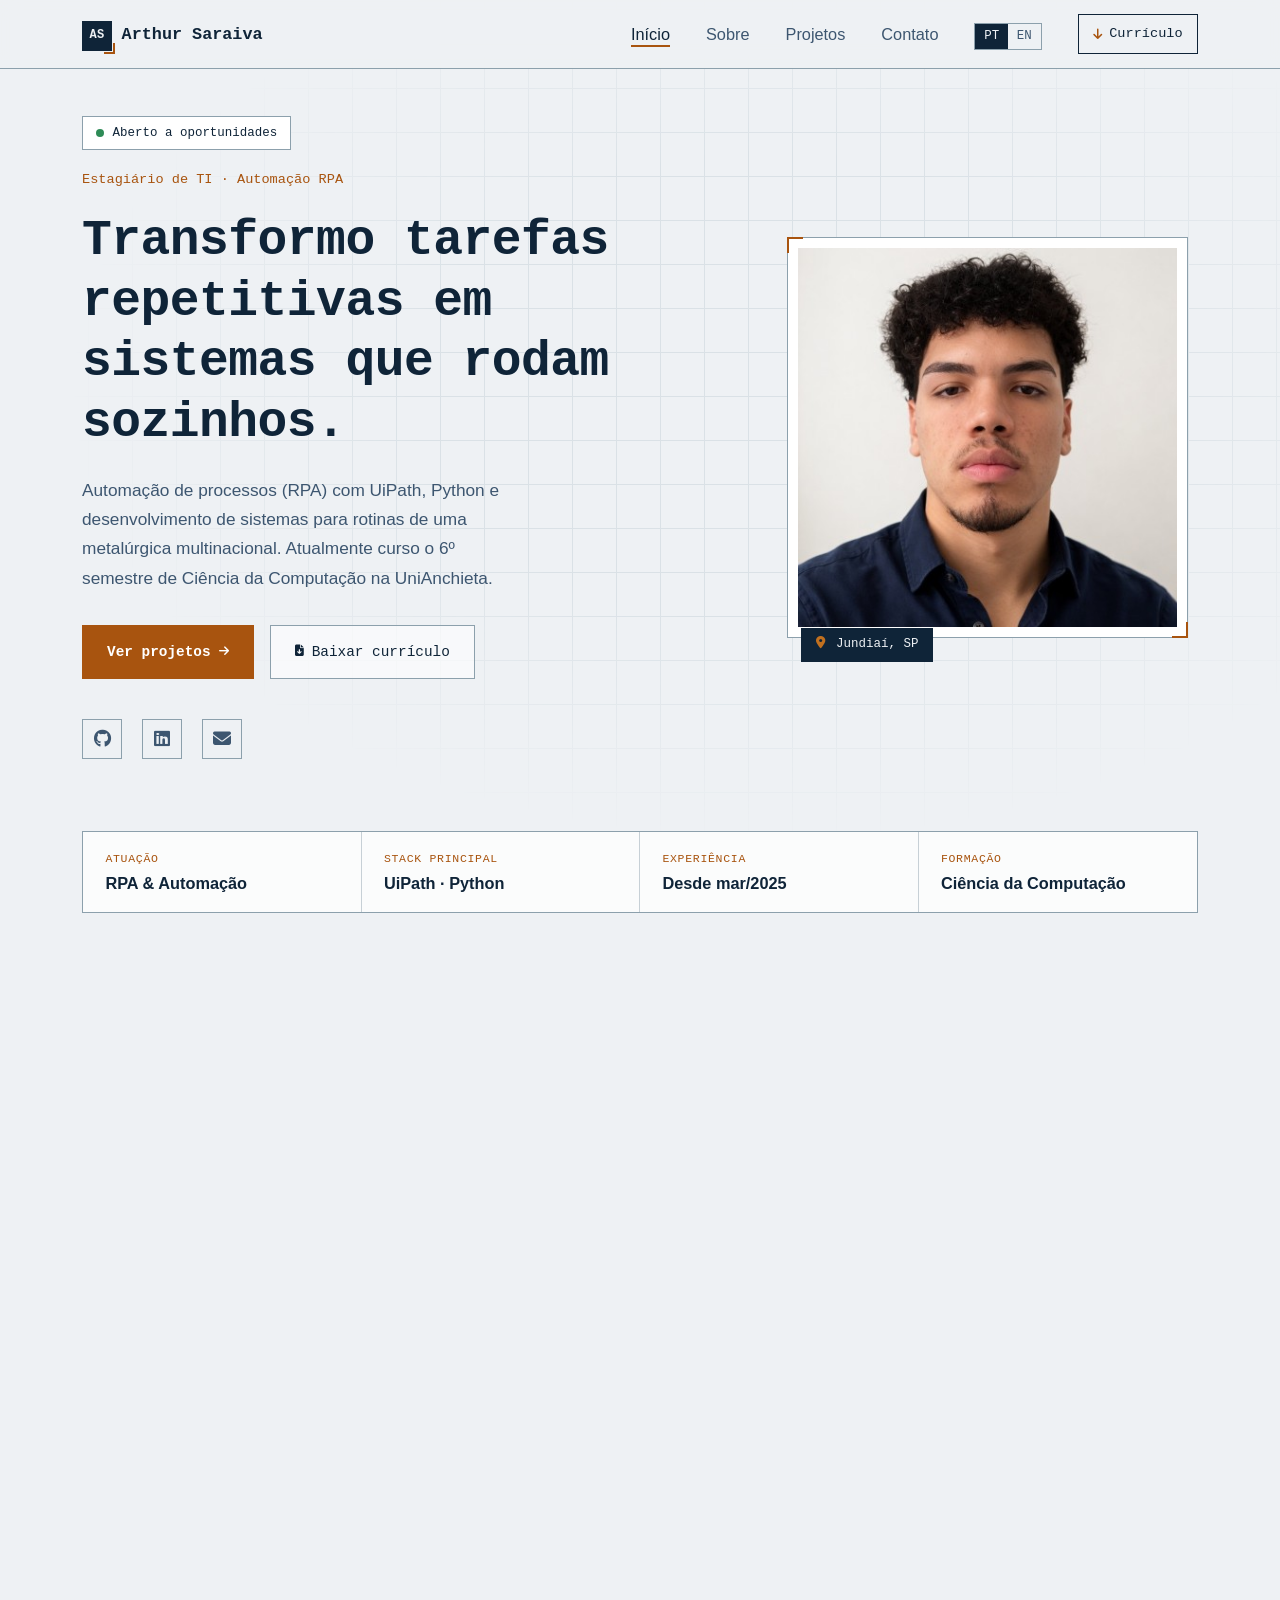
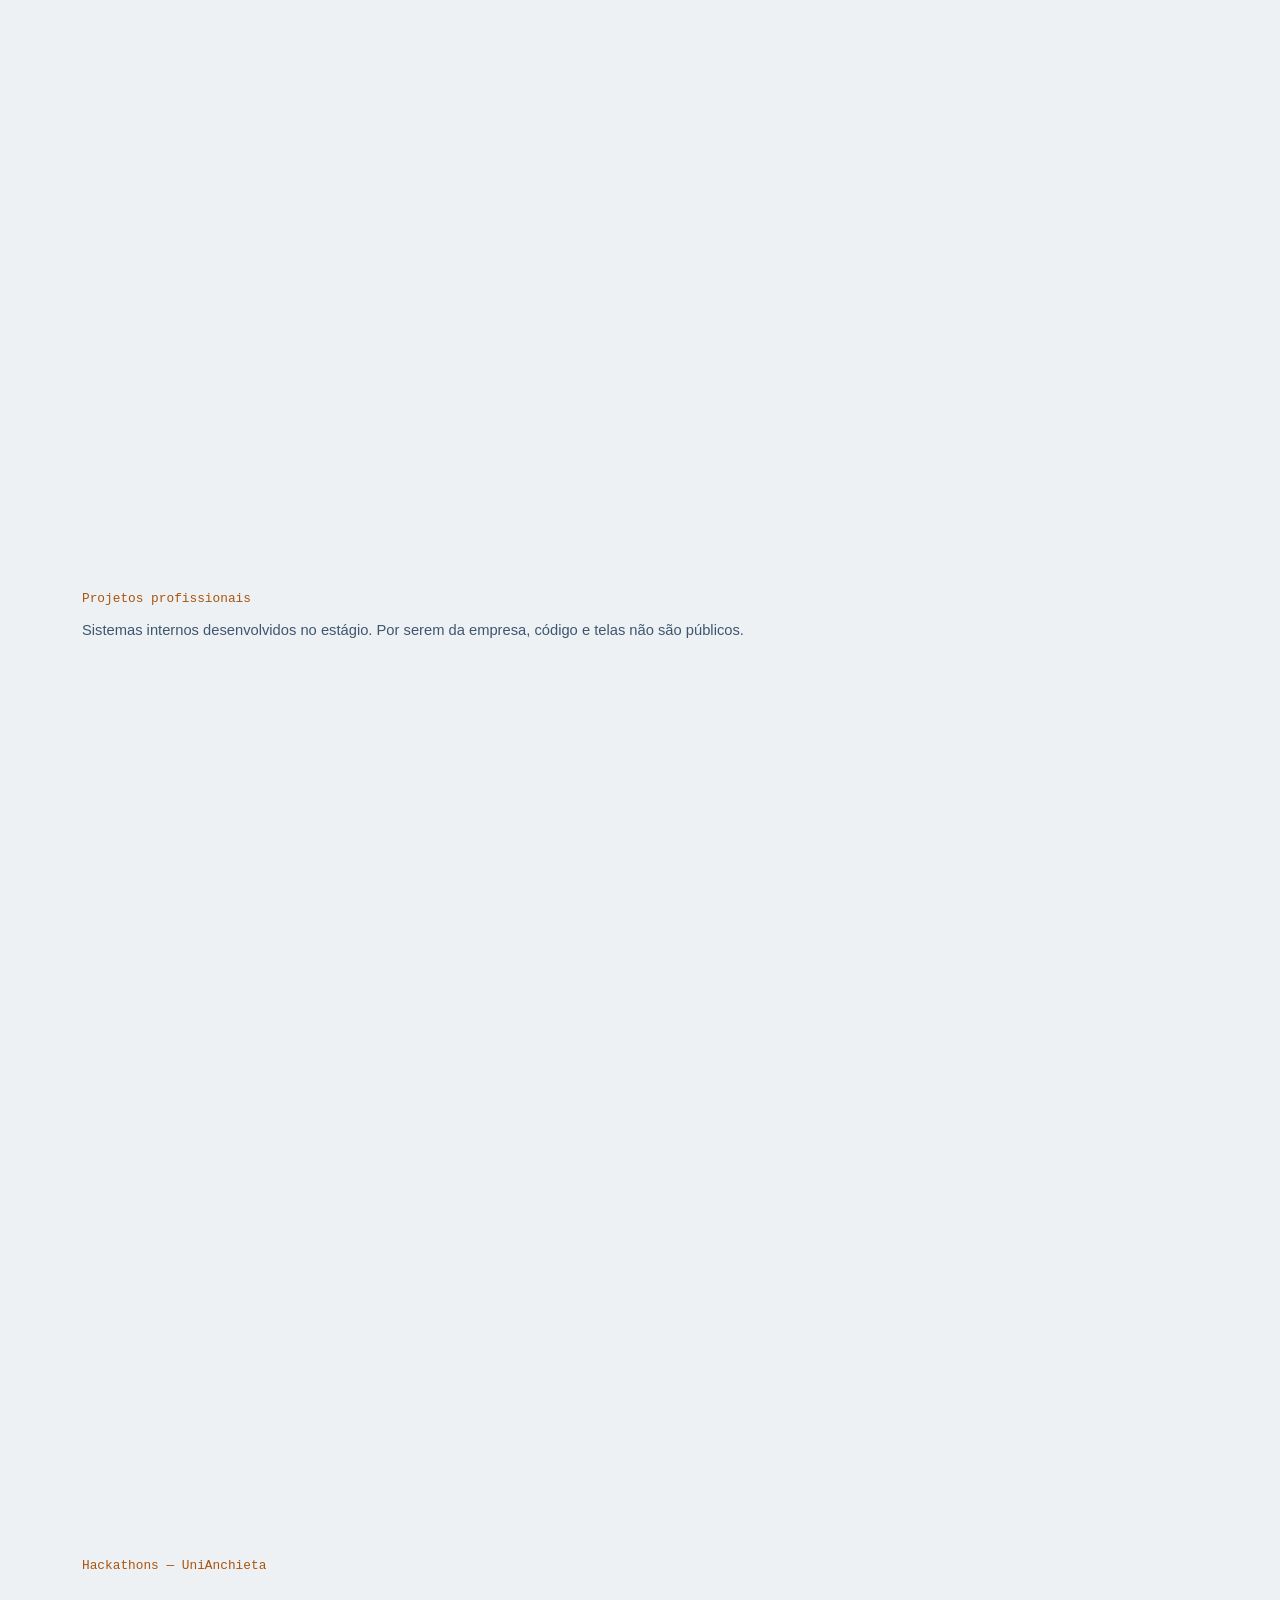
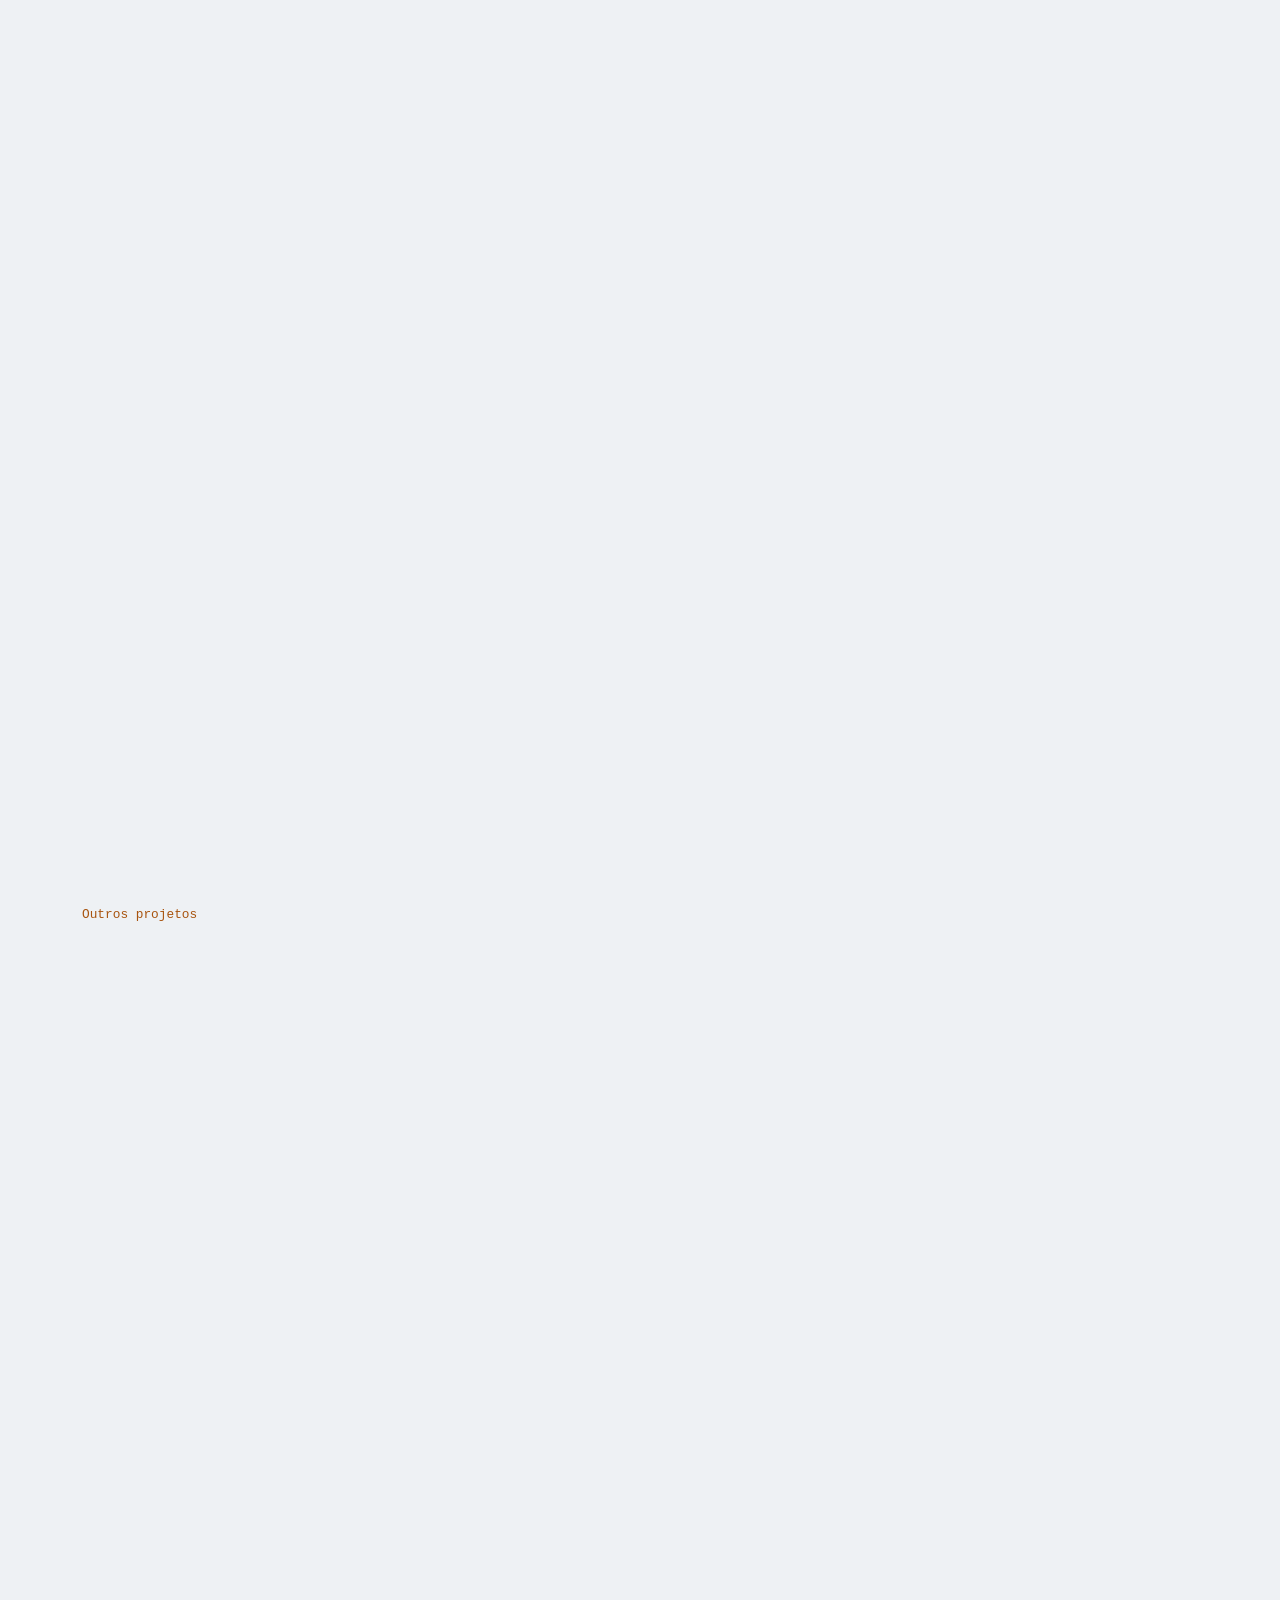
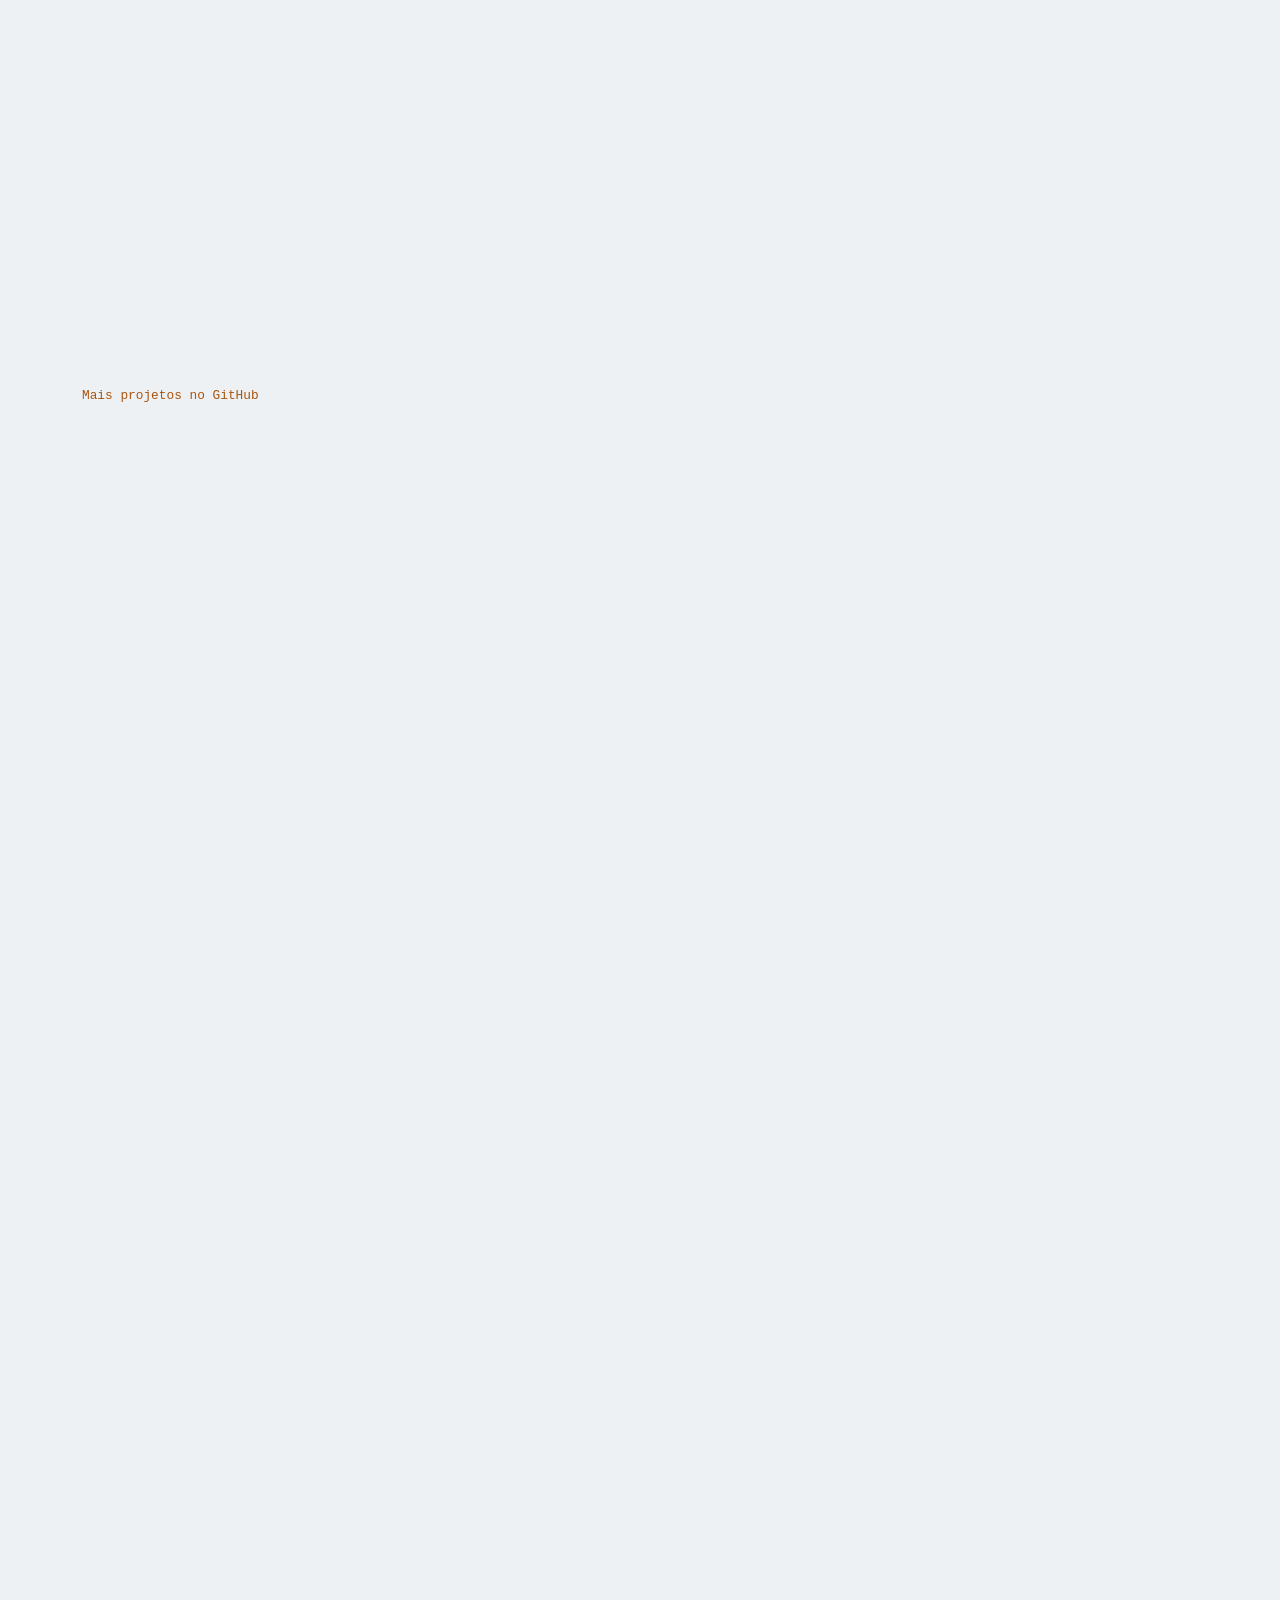
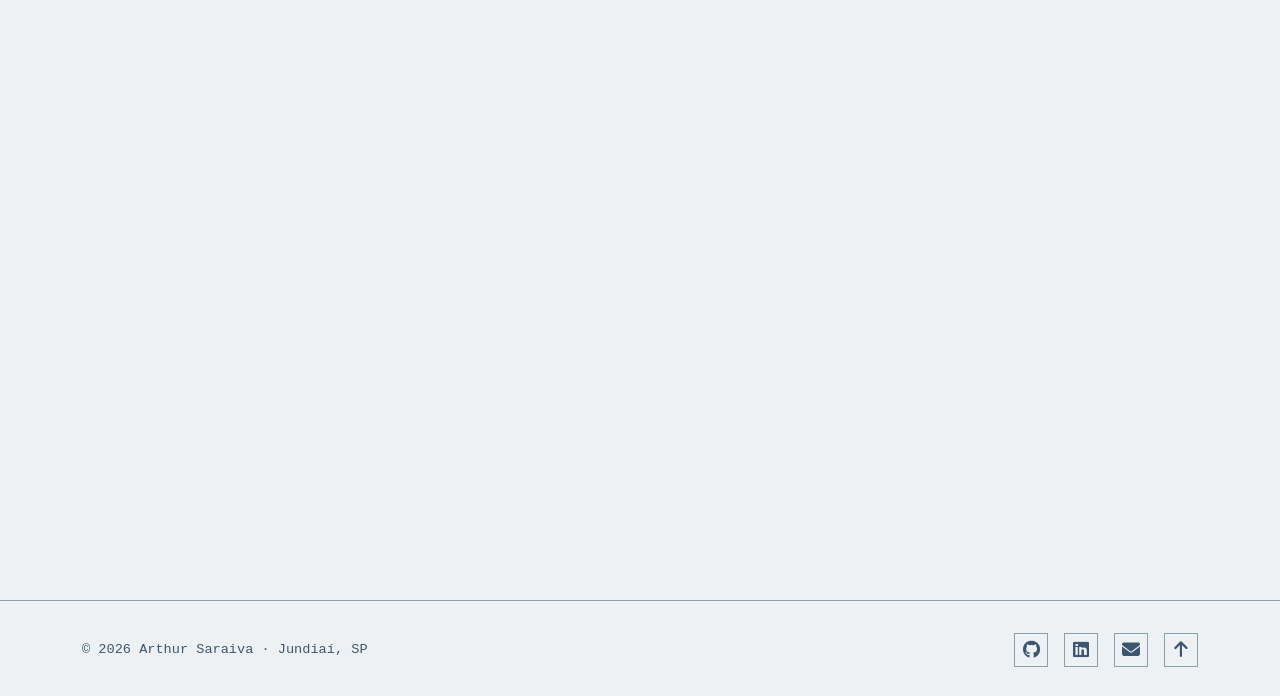
<file: index.html>
<!DOCTYPE html>
<html lang="pt-BR">
<head>
    <meta charset="UTF-8">
    <meta name="viewport" content="width=device-width, initial-scale=1.0">
    <title>Arthur Saraiva — Desenvolvedor RPA &amp; Automação</title>
    <meta name="description" content="Arthur Saraiva — Estagiário de TI em uma multinacional. Automação de processos (RPA) com UiPath, Python e desenvolvimento de sistemas. Ciência da Computação na UniAnchieta.">
    <meta name="theme-color" content="#0F2438">
    <meta http-equiv="Content-Security-Policy" content="default-src 'self'; script-src 'self'; style-src 'self' https://fonts.googleapis.com; font-src 'self' https://fonts.gstatic.com; img-src 'self' data:; connect-src https://formsubmit.co; form-action 'self'; base-uri 'self'; object-src 'none'">
    <meta name="referrer" content="strict-origin-when-cross-origin">

    <meta property="og:type" content="website">
    <meta property="og:title" content="Arthur Saraiva — Desenvolvedor RPA &amp; Automação">
    <meta property="og:description" content="Automação de processos com UiPath e Python, e sistemas web em Django e Flask.">
    <meta property="og:url" content="https://arthsz-ti.github.io/">
    <meta property="og:image" content="https://arthsz-ti.github.io/image/profile.png">
    <meta property="og:locale" content="pt_BR">

    <link rel="icon" href="data:image/svg+xml,%3Csvg xmlns='http://www.w3.org/2000/svg' viewBox='0 0 64 64'%3E%3Crect width='64' height='64' fill='%230F2438'/%3E%3Cpath d='M8 8h14v4H12v10H8zM56 56H42v-4h10V42h4z' fill='%23C1701F'/%3E%3Ctext x='32' y='42' font-family='monospace' font-size='26' font-weight='700' fill='%23EEF1F4' text-anchor='middle'%3EAS%3C/text%3E%3C/svg%3E">

    <link rel="alternate" hreflang="pt-BR" href="https://arthsz-ti.github.io/">
    <link rel="alternate" hreflang="en" href="https://arthsz-ti.github.io/en/">
    <link rel="preconnect" href="https://fonts.googleapis.com">
    <link rel="preconnect" href="https://fonts.gstatic.com" crossorigin>
    <link href="https://fonts.googleapis.com/css2?family=IBM+Plex+Mono:wght@400;500;600&family=IBM+Plex+Sans:wght@400;500;600;700&display=swap" rel="stylesheet">
    <link href="vendor/fontawesome/css/all.min.css" rel="stylesheet">
    <link href="css/style.css?v=9" rel="stylesheet">
</head>
<body>
    <a class="skip-link" href="#sobre">Pular para o conteúdo</a>

    <header>
        <nav class="navbar">
            <div class="nav-container">
                <div class="nav-logo">
                    <a href="#home"><span class="logo-mark">AS</span>Arthur Saraiva</a>
                </div>
                <ul class="nav-menu">
                    <li class="nav-item"><a href="#home" class="nav-link">Início</a></li>
                    <li class="nav-item"><a href="#sobre" class="nav-link">Sobre</a></li>
                    <li class="nav-item"><a href="#portfolio" class="nav-link">Projetos</a></li>
                    <li class="nav-item"><a href="#contato" class="nav-link">Contato</a></li>
                    <li class="nav-item"><span class="lang-switch" aria-label="Idioma"><span aria-current="true">PT</span><a href="en/" hreflang="en" lang="en" title="English version">EN</a></span></li>
                    <li class="nav-item nav-cta-item">
                        <a href="docs/curriculo-arthur-saraiva.pdf" class="nav-cta" download>
                            <i class="fas fa-arrow-down" aria-hidden="true"></i> Currículo
                        </a>
                    </li>
                </ul>
                <button class="hamburger" aria-label="Abrir menu" aria-expanded="false">
                    <span class="bar"></span>
                    <span class="bar"></span>
                    <span class="bar"></span>
                </button>
            </div>
        </nav>
    </header>

    <main>
        <!-- Home -->
        <section id="home" class="hero">
            <div class="container hero-container">
                <div class="hero-content">
                    <span class="status-badge"><span class="status-dot"></span>Aberto a oportunidades</span>
                    <span class="hero-eyebrow">Estagiário de TI · Automação RPA</span>
                    <h1 class="hero-title">Transformo tarefas repetitivas em sistemas que rodam sozinhos.</h1>
                    <p class="hero-description">Automação de processos (RPA) com UiPath, Python e desenvolvimento de sistemas para rotinas de uma metalúrgica multinacional. Atualmente curso o 6º semestre de Ciência da Computação na UniAnchieta.</p>
                    <div class="hero-buttons">
                        <a href="#portfolio" class="btn btn-primary">Ver projetos <i class="fas fa-arrow-right" aria-hidden="true"></i></a>
                        <a href="docs/curriculo-arthur-saraiva.pdf" class="btn btn-secondary" download><i class="fas fa-file-arrow-down" aria-hidden="true"></i> Baixar currículo</a>
                    </div>
                    <div class="social-links">
                        <a href="https://github.com/arthsz-ti" target="_blank" rel="noopener" aria-label="GitHub"><i class="fab fa-github"></i></a>
                        <a href="https://www.linkedin.com/in/arthur-saraiva-ti" target="_blank" rel="noopener" aria-label="LinkedIn"><i class="fab fa-linkedin"></i></a>
                        <a href="#contato" aria-label="Enviar mensagem"><i class="fas fa-envelope"></i></a>
                    </div>
                </div>
                <div class="hero-image">
                    <div class="plate">
                        <img src="image/profile.png" alt="Arthur Saraiva" class="profile-img" width="400" height="400">
                    </div>
                    <span class="hero-image-tag"><i class="fas fa-location-dot" aria-hidden="true"></i> Jundiaí, SP</span>
                </div>
            </div>

            <div class="container">
                <dl class="hero-facts">
                    <div class="fact">
                        <dt>Atuação</dt>
                        <dd>RPA &amp; Automação</dd>
                    </div>
                    <div class="fact">
                        <dt>Stack principal</dt>
                        <dd>UiPath · Python</dd>
                    </div>
                    <div class="fact">
                        <dt>Experiência</dt>
                        <dd>Desde mar/2025</dd>
                    </div>
                    <div class="fact">
                        <dt>Formação</dt>
                        <dd>Ciência da Computação</dd>
                    </div>
                </dl>
            </div>
        </section>

        <!-- Sobre -->
        <section id="sobre" class="about">
            <div class="container">
                <div class="section-head reveal">
                    <span class="section-num">01</span>
                    <h2 class="section-title">Sobre mim</h2>
                </div>

                <div class="about-content">
                    <div class="about-text reveal">
                        <p>Desde março de 2025 sou estagiário de TI em uma multinacional do setor automotivo. Desenvolvo, executo e monitoro automações RPA (attended e unattended) em <strong>UiPath</strong> Studio e Orchestrator, estruturadas em REFramework com tratamento de exceções e logging, cobrindo o ciclo completo: análise, desenvolvimento, testes, homologação, implantação e sustentação. Também desenvolvo em <strong>Python</strong> (Flask, Django, Pandas) e dou suporte a sistemas corporativos como SAP, PowerShare e BMC.</p>

                        <p>Construí um portal web em Django com controle de acesso por perfil, usado hoje por todas as plantas no Brasil para centralizar iniciativas de qualquer área, não só de automação. O RH, por exemplo, pode usá-lo para tratar de benefícios. O portal conta com IA integrada e controle de gerenciamento. Também desenvolvi um <strong>dashboard de monitoramento de automações</strong> em Flask, integrado via API ao UiPath Orchestrator, e trabalho num projeto de visão computacional para detecção de uso de EPIs.</p>

                        <div class="objective">
                            <h3>Plano de carreira</h3>
                            <p>Busco oportunidades como Desenvolvedor(a) RPA Júnior ou Analista de Automação, para aplicar e evoluir na prática o que já venho construindo.</p>
                        </div>

                        <div class="languages">
                            <h3>Idiomas</h3>
                            <ul>
                                <li><span class="lang-name">Português</span> <span class="lang-level">Nativo</span></li>
                                <li><span class="lang-name">Inglês</span> <span class="lang-level">Profissional</span></li>
                                <li><span class="lang-name">Italiano</span> <span class="lang-level">Em estudo</span></li>
                            </ul>
                        </div>
                    </div>

                    <div class="skills-section reveal">
                        <div class="skill-category">
                            <h4>Automação &amp; RPA</h4>
                            <div class="skills">
                                <span class="skill-tag">UiPath Studio</span>
                                <span class="skill-tag">Orchestrator</span>
                                <span class="skill-tag">REFramework</span>
                                <span class="skill-tag">N8n</span>
                                <span class="skill-tag">Knime</span>
                                <span class="skill-tag">Selenium</span>
                                <span class="skill-tag">PyAutoGUI</span>
                            </div>
                        </div>
                        <div class="skill-category">
                            <h4>Backend &amp; Dados</h4>
                            <div class="skills">
                                <span class="skill-tag">Python</span>
                                <span class="skill-tag">Django</span>
                                <span class="skill-tag">Flask</span>
                                <span class="skill-tag">Pandas</span>
                                <span class="skill-tag">SQL Server</span>
                                <span class="skill-tag">APIs REST</span>
                                <span class="skill-tag">JSON / XML</span>
                                <span class="skill-tag">Power BI</span>
                                <span class="skill-tag">Git</span>
                                <span class="skill-tag skill-learning">Databricks <em>estudando</em></span>
                            </div>
                        </div>
                        <div class="skill-category">
                            <h4>Frontend</h4>
                            <div class="skills">
                                <span class="skill-tag">HTML</span>
                                <span class="skill-tag">CSS</span>
                                <span class="skill-tag">JavaScript</span>
                                <span class="skill-tag">TypeScript</span>
                            </div>
                        </div>
                        <div class="skill-category">
                            <h4>Inteligência Artificial</h4>
                            <div class="skills">
                                <span class="skill-tag">Agentes de IA</span>
                                <span class="skill-tag">Integração via API</span>
                                <span class="skill-tag">Visão computacional</span>
                            </div>
                        </div>
                        <div class="skill-category">
                            <h4>Sistemas corporativos</h4>
                            <div class="skills">
                                <span class="skill-tag">SAP</span>
                                <span class="skill-tag">PowerShare</span>
                                <span class="skill-tag">BMC</span>
                            </div>
                        </div>
                    </div>
                </div>

                <div class="experience-education">
                    <div class="experience reveal">
                        <h3>Experiência</h3>
                        <div class="timeline-item">
                            <div class="timeline-date">Março 2025 — Atual</div>
                            <div class="timeline-content">
                                <h4>Estagiário de TI</h4>
                                <p class="role-loc">Aumovio (spin-off da Continental Automotive) · Várzea Paulista, SP</p>

                                <div class="exp-group">
                                    <h5>Automação RPA</h5>
                                    <ul>
                                        <li>Desenvolvo, executo e monitoro automações attended e unattended em UiPath Studio e Orchestrator, estruturadas em REFramework com tratamento de exceções e logging</li>
                                        <li>Cubro o ciclo completo: levantamento do processo, desenvolvimento, testes, homologação, implantação e sustentação</li>
                                        <li>Faço a análise de processos junto às áreas de negócio e elaboro a documentação técnica (PDD e SDD)</li>
                                    </ul>
                                </div>

                                <div class="exp-group">
                                    <h5>Desenvolvimento de sistemas</h5>
                                    <ul>
                                        <li>Construí do zero um portal web (Django) com controle de acesso por perfil, com o objetivo de centralizar num único portal as iniciativas de qualquer área (não só automação), com IA integrada e controle de gerenciamento. Hoje é usado por todas as plantas no Brasil</li>
                                        <li>Integrei um agente de IA a esse portal para apoiar geração de conteúdo e análises</li>
                                        <li>Desenvolvi um dashboard de monitoramento de automações em Python (Flask) e SQL Server, integrado via REST API ao UiPath Orchestrator, que mostra status, execuções, falhas, horário de disparo e a máquina (hostname) de cada robô</li>
                                        <li>Desenvolvi uma aplicação web em Django para monitoramento e planejamento de materiais, com KPIs de risco de cobertura, filtros, controle de acesso por perfil e envio de follow-ups, integrada a dados do SAP</li>
                                        <li>Desenvolvo um projeto de visão computacional para detecção de EPIs</li>
                                    </ul>
                                </div>

                                <div class="exp-group">
                                    <h5>Suporte &amp; infraestrutura</h5>
                                    <ul>
                                        <li>Dou suporte a sistemas corporativos (SAP, PowerShare e BMC) e atuo em projetos de migração de usuários e gestão de acessos, em ambiente multinacional</li>
                                    </ul>
                                </div>
                            </div>
                        </div>
                    </div>

                    <div class="education reveal">
                        <h3>Formação</h3>
                        <div class="timeline-item">
                            <div class="timeline-date">2024 — 2027 (em andamento)</div>
                            <div class="timeline-content">
                                <h4>Bacharelado em Ciências da Computação</h4>
                                <p>UniAnchieta · 6º semestre</p>
                            </div>
                        </div>
                        <div class="timeline-item">
                            <div class="timeline-date">2022 — 2023</div>
                            <div class="timeline-content">
                                <h4>Curso Técnico em Administração</h4>
                                <p>ETECVAV</p>
                            </div>
                        </div>
                    </div>
                </div>

                <div class="courses-list reveal">
                    <h3>Cursos &amp; certificações</h3>
                    <div class="courses-grid">
                        <div class="course-card course-current">
                            <span class="course-name">Desenvolvimento Web Completo</span>
                            <span class="course-org">Udemy · cursando</span>
                        </div>
                        <div class="course-card">
                            <span class="course-name">RPA Automação com Python</span>
                            <span class="course-org">Udemy · fev 2026</span>
                        </div>
                        <div class="course-card">
                            <span class="course-name">RPA Developer Foundation</span>
                            <span class="course-org">UiPath · abr 2025</span>
                        </div>
                        <div class="course-card">
                            <span class="course-name">Power BI e SQL Server</span>
                            <span class="course-org">Udemy · ago 2025</span>
                        </div>
                        <div class="course-card">
                            <span class="course-name">Algoritmos e Lógica de Programação</span>
                            <span class="course-org">Udemy · mai 2025</span>
                        </div>
                        <div class="course-card">
                            <span class="course-name">Fundamentos Python 1</span>
                            <span class="course-org">Senai · jun 2024</span>
                        </div>
                    </div>
                    <details class="courses-more">
                        <summary><span class="more-closed">Ver todos os cursos (+9)</span><span class="more-open">Mostrar menos</span> <i class="fas fa-chevron-down" aria-hidden="true"></i></summary>
                        <div class="courses-grid">
                            <div class="course-card">
                                <span class="course-name">Conceitos Básicos de Redes</span>
                                <span class="course-org">Cisco · nov 2025</span>
                            </div>
                            <div class="course-card">
                                <span class="course-name">Academia Guepardo TAX in Company</span>
                                <span class="course-org">NTT DATA Business Solutions · out 2025</span>
                            </div>
                            <div class="course-card">
                                <span class="course-name">Windows Server Hyper-V and Virtualization</span>
                                <span class="course-org">Microsoft · set 2025</span>
                            </div>
                            <div class="course-card">
                                <span class="course-name">Introduction to Packet Tracer Exam</span>
                                <span class="course-org">Cisco · set 2025</span>
                            </div>
                            <div class="course-card">
                                <span class="course-name">Power Business Intelligence &amp; Microsoft Excel</span>
                                <span class="course-org">InterNews Jundiaí · abr 2023</span>
                            </div>
                            <div class="course-card">
                                <span class="course-name">Excel Completo</span>
                                <span class="course-org">Senai São Paulo · set 2022</span>
                            </div>
                            <div class="course-card">
                                <span class="course-name">Como Falar em Público</span>
                                <span class="course-org">Senac · 2022</span>
                            </div>
                            <div class="course-card">
                                <span class="course-name">Marketing Digital e Vendas em Redes Sociais</span>
                                <span class="course-org">Senac São Paulo · dez 2021</span>
                            </div>
                            <div class="course-card">
                                <span class="course-name">Hardware, Redes, Notebooks e Dispositivos Móveis</span>
                                <span class="course-org">Microlins · 2020</span>
                            </div>
                        </div>
                    </details>
                </div>
            </div>
        </section>

        <!-- Portfólio -->
        <section id="portfolio" class="portfolio">
            <div class="container">
                <div class="section-head reveal">
                    <span class="section-num">02</span>
                    <h2 class="section-title">Projetos</h2>
                </div>

                <span class="featured-tag">Projetos profissionais</span>
                <p class="pro-note">Sistemas internos desenvolvidos no estágio. Por serem da empresa, código e telas não são públicos.</p>
                <div class="pro-grid">
                    <article class="pro-card reveal">
                        <div class="pro-head">
                            <span class="pro-icon"><i class="fas fa-sitemap" aria-hidden="true"></i></span>
                            <span class="pro-status live">Em produção</span>
                        </div>
                        <h3>Portal de Iniciativas</h3>
                        <p>Portal web que centraliza iniciativas de qualquer área da empresa, não só de automação. Usado hoje por todas as plantas no Brasil.</p>
                        <ul>
                            <li>Controle de acesso por perfil</li>
                            <li>Agente de IA integrado para geração de conteúdo e análises</li>
                            <li>Controle de gerenciamento das iniciativas</li>
                        </ul>
                        <div class="project-tags">
                            <span class="tag">Django</span>
                            <span class="tag">Python</span>
                            <span class="tag">IA</span>
                        </div>
                    </article>

                    <article class="pro-card reveal">
                        <div class="pro-head">
                            <span class="pro-icon"><i class="fas fa-gauge-high" aria-hidden="true"></i></span>
                            <span class="pro-status live">Em produção</span>
                        </div>
                        <h3>Dashboard de Monitoramento RPA</h3>
                        <p>Dashboard em Python (Flask) e SQL Server, integrado via REST API ao UiPath Orchestrator, para acompanhar status, execuções, falhas e horários dos robôs.</p>
                        <ul>
                            <li>Status, execuções e falhas de cada automação</li>
                            <li>Horário de disparo dos robôs</li>
                            <li>Máquina (hostname) em que cada automação roda</li>
                        </ul>
                        <div class="project-tags">
                            <span class="tag">Flask</span>
                            <span class="tag">SQL Server</span>
                            <span class="tag">REST API</span>
                            <span class="tag">UiPath</span>
                        </div>
                    </article>

                    <article class="pro-card reveal">
                        <div class="pro-head">
                            <span class="pro-icon"><i class="fas fa-boxes-stacked" aria-hidden="true"></i></span>
                            <span class="pro-status live">Em produção</span>
                        </div>
                        <h3>Planejamento de Materiais</h3>
                        <p>Aplicação web em Django (SQL Server) para monitoramento e planejamento de materiais, integrada a dados do SAP.</p>
                        <ul>
                            <li>KPIs de risco de cobertura</li>
                            <li>Filtros e controle de acesso por perfil</li>
                            <li>Envio de follow-ups</li>
                        </ul>
                        <div class="project-tags">
                            <span class="tag">Django</span>
                            <span class="tag">SQL Server</span>
                            <span class="tag">SAP</span>
                        </div>
                    </article>

                    <article class="pro-card reveal">
                        <div class="pro-head">
                            <span class="pro-icon"><i class="fas fa-helmet-safety" aria-hidden="true"></i></span>
                            <span class="pro-status dev">Em desenvolvimento</span>
                        </div>
                        <h3>Detecção de EPIs</h3>
                        <p>Projeto de visão computacional para identificar automaticamente o uso de equipamentos de proteção individual.</p>
                        <div class="project-tags">
                            <span class="tag">Visão computacional</span>
                            <span class="tag">Python</span>
                        </div>
                    </article>
                </div>

                <span class="featured-tag">Hackathons — UniAnchieta</span>
                <div class="featured-grid">
                    <article class="featured-card plate reveal">
                        <div class="featured-shot">
                            <img src="image/acadia-screenshot.png" alt="Painéis do AcadIA: avaliação geral da turma e avaliação individual dos alunos" loading="lazy" width="800" height="395">
                        </div>
                        <span class="hackathon-badge">Hackathon 2025</span>
                        <h3>AcadIA — Personalização Educacional com IA</h3>
                        <p>Contribuí no desenvolvimento do AcadIA, plataforma que apoia o professor com dados reais de desempenho da turma, coletados automaticamente a cada quiz aplicado. Com o painel, o professor pode:</p>
                        <ul>
                            <li>Acompanhar tendências de desempenho da turma por quiz (taxa de acerto, tempo médio, participação)</li>
                            <li>Identificar automaticamente alunos em risco de baixo rendimento</li>
                            <li>Ver o progresso individual de cada aluno, com histórico e detalhes</li>
                            <li>Enviar mensagens diretamente ao aluno pelo painel</li>
                        </ul>
                        <div class="project-tags">
                            <span class="tag">Inteligência Artificial</span>
                            <span class="tag">Python</span>
                            <span class="tag">Educação</span>
                        </div>
                    </article>

                    <article class="featured-card plate reveal">
                        <div class="featured-shot">
                            <img src="image/valores-imobiliarios-pitch.png" alt="Slide de pitch do projeto Valores Imobiliários, equipe CTRL+ALT+DEFEAT" loading="lazy" width="800" height="450">
                        </div>
                        <span class="hackathon-badge">Hackathon 2024</span>
                        <h3>CTRL + ALT + DEFEAT – Valores Imobiliários</h3>
                        <p>Desafio de estimar valores imobiliários no município, com a Prefeitura de Jundiaí. Na equipe <strong>CTRL+ALT+DEFEAT</strong>, criamos um app que agrega dados de sites de imóveis para analisar o mercado local. Com ele, o usuário pode:</p>
                        <ul>
                            <li>Verificar o preço médio de imóveis por rua e o valor médio do metro quadrado</li>
                            <li>Consultar o número de imóveis à venda numa área específica</li>
                            <li>Comparar categorias de imóvel (residencial ou comercial)</li>
                            <li>Ver detalhes internos, como quantidade de salas e banheiros</li>
                        </ul>
                        <div class="project-tags">
                            <span class="tag">Análise de Dados</span>
                            <span class="tag">Python</span>
                            <span class="tag">Setor Público</span>
                        </div>
                    </article>
                </div>

                <span class="featured-tag">Outros projetos</span>
                <div class="projects-grid">
                    <article class="project-card reveal">
                        <div class="project-image">
                            <img src="image/cadastro.png" alt="Previsão de Nota de Crédito" loading="lazy">
                        </div>
                        <div class="project-content">
                            <h3>Previsão de Nota de Crédito</h3>
                            <p>Algoritmos de Random Forest e KNN para prever a avaliação de crédito de clientes.</p>
                            <div class="project-tags">
                                <span class="tag">Python</span>
                                <span class="tag">Machine Learning</span>
                            </div>
                            <a class="project-link" href="https://github.com/arthsz-ti/Python-IA-Previsoes-Estrategicas" target="_blank" rel="noopener"><i class="fab fa-github" aria-hidden="true"></i> Ver código <i class="fas fa-arrow-up-right-from-square" aria-hidden="true"></i></a>
                        </div>
                    </article>

                    <article class="project-card reveal">
                        <div class="project-image">
                            <img src="image/churn.png" alt="Análise de Churn" loading="lazy">
                        </div>
                        <div class="project-content">
                            <h3>Análise de Churn</h3>
                            <p>Identificação de causas de cancelamento de clientes com Python e análise de dados.</p>
                            <div class="project-tags">
                                <span class="tag">Python</span>
                                <span class="tag">Pandas</span>
                            </div>
                            <a class="project-link" href="https://github.com/arthsz-ti/Analise-de-Churn-de-Clientes-com-Python" target="_blank" rel="noopener"><i class="fab fa-github" aria-hidden="true"></i> Ver código <i class="fas fa-arrow-up-right-from-square" aria-hidden="true"></i></a>
                        </div>
                    </article>

                    <article class="project-card reveal">
                        <div class="project-image">
                            <img src="image/web_scraping.png" alt="Web Scraping — Criptomoedas" loading="lazy">
                        </div>
                        <div class="project-content">
                            <h3>Web Scraping — Criptomoedas</h3>
                            <p>Coleta automatizada de dados de criptomoedas com Selenium para análise de mercado.</p>
                            <div class="project-tags">
                                <span class="tag">Python</span>
                                <span class="tag">Selenium</span>
                            </div>
                            <a class="project-link" href="https://github.com/arthsz-ti/Web-Scraping-de-Criptomoedas-com-Selenium" target="_blank" rel="noopener"><i class="fab fa-github" aria-hidden="true"></i> Ver código <i class="fas fa-arrow-up-right-from-square" aria-hidden="true"></i></a>
                        </div>
                    </article>

                    <article class="project-card reveal">
                        <div class="project-image">
                            <img src="image/extracao_dados.png" alt="Extração de Dados — Filmes" loading="lazy">
                        </div>
                        <div class="project-content">
                            <h3>Extração de Dados — Filmes</h3>
                            <p>Raspagem e organização de dados de filmes com Python, gerando uma base estruturada.</p>
                            <div class="project-tags">
                                <span class="tag">Python</span>
                                <span class="tag">Web Scraping</span>
                            </div>
                            <a class="project-link" href="https://github.com/arthsz-ti/Extracao-de-Dados-Web-Automatica" target="_blank" rel="noopener"><i class="fab fa-github" aria-hidden="true"></i> Ver código <i class="fas fa-arrow-up-right-from-square" aria-hidden="true"></i></a>
                        </div>
                    </article>

                    <article class="project-card reveal">
                        <div class="project-image">
                            <img src="image/automation.jpg" alt="Bot de Cadastro de Produtos" loading="lazy">
                        </div>
                        <div class="project-content">
                            <h3>Bot de Cadastro de Produtos</h3>
                            <p>Automação de cadastros em massa com PyAutoGUI, imitando a interação humana em sistemas sem API disponível.</p>
                            <div class="project-tags">
                                <span class="tag">Python</span>
                                <span class="tag">PyAutoGUI</span>
                                <span class="tag">RPA</span>
                            </div>
                            <a class="project-link" href="https://github.com/arthsz-ti/Bot-de-Cadastro-de-Produtos-com-PyAutoGUI" target="_blank" rel="noopener"><i class="fab fa-github" aria-hidden="true"></i> Ver código <i class="fas fa-arrow-up-right-from-square" aria-hidden="true"></i></a>
                        </div>
                    </article>

                    <article class="project-card reveal">
                        <div class="project-image">
                            <img src="image/email-pdf-automation.jpg" alt="Automação de E-mails e PDFs" loading="lazy">
                        </div>
                        <div class="project-content">
                            <h3>Automação de E-mails e PDFs</h3>
                            <p>Scripts em Python para envio automático de e-mails e para extração e manipulação de dados em arquivos PDF.</p>
                            <div class="project-tags">
                                <span class="tag">Python</span>
                                <span class="tag">RPA</span>
                            </div>
                        </div>
                    </article>
                </div>

                <span class="featured-tag repo-heading">Mais projetos no GitHub</span>
                <div class="repo-grid">
                    <article class="repo-card reveal">
                        <span class="repo-icon"><i class="fas fa-id-card" aria-hidden="true"></i></span>
                        <h3>Consulta de CPF Automatizada</h3>
                        <p>Robô que consulta CPFs em lote num site e registra os resultados numa planilha Excel.</p>
                        <div class="project-tags">
                            <span class="tag">Python</span>
                            <span class="tag">Selenium</span>
                            <span class="tag">OpenPyXL</span>
                            <span class="tag">RPA</span>
                        </div>
                        <a class="project-link" href="https://github.com/arthsz-ti/ConsultaCPF-Automacao" target="_blank" rel="noopener"><i class="fab fa-github" aria-hidden="true"></i> Ver código <i class="fas fa-arrow-up-right-from-square" aria-hidden="true"></i></a>
                    </article>
                    <article class="repo-card reveal">
                        <span class="repo-icon"><i class="fas fa-globe" aria-hidden="true"></i></span>
                        <h3>Automação Web com Selenium</h3>
                        <p>Automação de navegador: navegação entre páginas, cliques e preenchimento de formulários.</p>
                        <div class="project-tags">
                            <span class="tag">Python</span>
                            <span class="tag">Selenium</span>
                            <span class="tag">RPA</span>
                        </div>
                        <a class="project-link" href="https://github.com/arthsz-ti/Automacao-Web-com-Selenium" target="_blank" rel="noopener"><i class="fab fa-github" aria-hidden="true"></i> Ver código <i class="fas fa-arrow-up-right-from-square" aria-hidden="true"></i></a>
                    </article>
                    <article class="repo-card reveal">
                        <span class="repo-icon"><i class="fas fa-folder-tree" aria-hidden="true"></i></span>
                        <h3>Organizador de Arquivos por Tipo</h3>
                        <p>Script que separa arquivos em pastas por tipo (imagens, planilhas, PDFs, CSV).</p>
                        <div class="project-tags">
                            <span class="tag">Python</span>
                            <span class="tag">Automação</span>
                        </div>
                        <a class="project-link" href="https://github.com/arthsz-ti/Gerenciador-de-Arquivos-por-Tipo" target="_blank" rel="noopener"><i class="fab fa-github" aria-hidden="true"></i> Ver código <i class="fas fa-arrow-up-right-from-square" aria-hidden="true"></i></a>
                    </article>
                    <article class="repo-card reveal">
                        <span class="repo-icon"><i class="fas fa-utensils" aria-hidden="true"></i></span>
                        <h3>NutriVision</h3>
                        <p>Análise nutricional com IA a partir da foto de uma refeição, estimando calorias e macronutrientes.</p>
                        <div class="project-tags">
                            <span class="tag">IA</span>
                            <span class="tag">JavaScript</span>
                            <span class="tag">Visão computacional</span>
                        </div>
                        <a class="project-link" href="https://github.com/arthsz-ti/oficial-Nutri-Vison" target="_blank" rel="noopener"><i class="fab fa-github" aria-hidden="true"></i> Ver código <i class="fas fa-arrow-up-right-from-square" aria-hidden="true"></i></a>
                    </article>
                    <article class="repo-card reveal">
                        <span class="repo-icon"><i class="fas fa-user-graduate" aria-hidden="true"></i></span>
                        <h3>API de Gerenciamento de Alunos</h3>
                        <p>API REST para cadastro e gestão de alunos, com documentação Swagger.</p>
                        <div class="project-tags">
                            <span class="tag">TypeScript</span>
                            <span class="tag">Node.js</span>
                            <span class="tag">Express</span>
                            <span class="tag">Swagger</span>
                        </div>
                        <a class="project-link" href="https://github.com/arthsz-ti/Gerenciador-de-alunos" target="_blank" rel="noopener"><i class="fab fa-github" aria-hidden="true"></i> Ver código <i class="fas fa-arrow-up-right-from-square" aria-hidden="true"></i></a>
                    </article>
                    <article class="repo-card reveal">
                        <span class="repo-icon"><i class="fas fa-eye" aria-hidden="true"></i></span>
                        <h3>AnalizeIA</h3>
                        <p>Visão computacional com detecção e contagem de objetos em tempo real (YOLOv8), pela webcam ou por imagem, com filtros, bordas, HSV e histogramas de iluminação.</p>
                        <div class="project-tags">
                            <span class="tag">Python</span>
                            <span class="tag">OpenCV</span>
                            <span class="tag">YOLOv8</span>
                            <span class="tag">Tkinter</span>
                        </div>
                        <a class="project-link" href="https://github.com/arthsz-ti/AnalizeIA" target="_blank" rel="noopener"><i class="fab fa-github" aria-hidden="true"></i> Ver código <i class="fas fa-arrow-up-right-from-square" aria-hidden="true"></i></a>
                    </article>
                </div>
            </div>
        </section>

        <!-- Contato -->
        <section id="contato" class="contact">
            <div class="container">
                <div class="section-head reveal">
                    <span class="section-num">03</span>
                    <h2 class="section-title">Contato</h2>
                </div>
                <div class="contact-content">
                    <div class="contact-info reveal">
                        <h3>Vamos conversar</h3>
                        <p>Estou aberto a oportunidades como Desenvolvedor(a) RPA Júnior ou Analista de Automação. Mande uma mensagem pelo formulário ou fale comigo por qualquer um dos canais abaixo.</p>

                        <div class="contact-items">
                            <a class="contact-item" href="mailto:arthursaraiva51@gmail.com">
                                <i class="fas fa-envelope" aria-hidden="true"></i>
                                <div>
                                    <h4>Email</h4>
                                    <span>arthursaraiva51@gmail.com</span>
                                </div>
                            </a>
                            <a class="contact-item" href="tel:+5511950330880">
                                <i class="fas fa-phone" aria-hidden="true"></i>
                                <div>
                                    <h4>Telefone</h4>
                                    <span>(11) 95033-0880</span>
                                </div>
                            </a>
                            <a class="contact-item" href="https://www.linkedin.com/in/arthur-saraiva-ti" target="_blank" rel="noopener">
                                <i class="fab fa-linkedin" aria-hidden="true"></i>
                                <div>
                                    <h4>LinkedIn</h4>
                                    <span>arthur-saraiva-ti</span>
                                </div>
                            </a>
                            <a class="contact-item" href="https://github.com/arthsz-ti" target="_blank" rel="noopener">
                                <i class="fab fa-github" aria-hidden="true"></i>
                                <div>
                                    <h4>GitHub</h4>
                                    <span>arthsz-ti</span>
                                </div>
                            </a>
                            <div class="contact-item">
                                <i class="fas fa-location-dot" aria-hidden="true"></i>
                                <div>
                                    <h4>Localização</h4>
                                    <span>Jundiaí, SP</span>
                                </div>
                            </div>
                        </div>
                    </div>

                    <form id="contactForm" class="contact-form plate reveal" novalidate>
                        <div class="form-head">
                            <h3>Envie uma mensagem</h3>
                            <p>A mensagem chega direto no meu email.</p>
                        </div>
                        <div class="form-row">
                            <div class="form-group">
                                <label for="name">Nome</label>
                                <input type="text" id="name" name="name" maxlength="100" autocomplete="name" placeholder="Seu nome" required>
                            </div>
                            <div class="form-group">
                                <label for="email">Email</label>
                                <input type="email" id="email" name="email" maxlength="150" autocomplete="email" placeholder="voce@empresa.com" required>
                            </div>
                        </div>
                        <div class="form-group">
                            <label for="subject">Assunto</label>
                            <input type="text" id="subject" name="subject" maxlength="150" placeholder="Ex.: Vaga de Desenvolvedor RPA" required>
                        </div>
                        <div class="form-group">
                            <label for="message">Mensagem</label>
                            <textarea id="message" name="message" maxlength="3000" rows="5" placeholder="Conte um pouco sobre a oportunidade ou o projeto" required></textarea>
                        </div>
                        <!-- campo invisível anti-spam -->
                        <input type="text" name="_honey" class="hp-field" tabindex="-1" autocomplete="off" aria-hidden="true">
                        <button type="submit" class="btn btn-primary">
                            <span class="btn-label">Enviar mensagem</span>
                            <i class="fas fa-paper-plane" aria-hidden="true"></i>
                        </button>
                        <p class="form-status" role="status" aria-live="polite"></p>
                    </form>
                </div>
            </div>
        </section>
    </main>

    <footer>
        <div class="container footer-content">
            <p>© <span id="year">2026</span> Arthur Saraiva · Jundiaí, SP</p>
            <div class="footer-social">
                <a href="https://github.com/arthsz-ti" target="_blank" rel="noopener" aria-label="GitHub"><i class="fab fa-github"></i></a>
                <a href="https://www.linkedin.com/in/arthur-saraiva-ti" target="_blank" rel="noopener" aria-label="LinkedIn"><i class="fab fa-linkedin"></i></a>
                <a href="#contato" aria-label="Enviar mensagem"><i class="fas fa-envelope"></i></a>
                <a href="#home" aria-label="Voltar ao topo"><i class="fas fa-arrow-up"></i></a>
            </div>
        </div>
    </footer>

    <script src="javascript/script.js?v=5"></script>
</body>
</html>
</file>
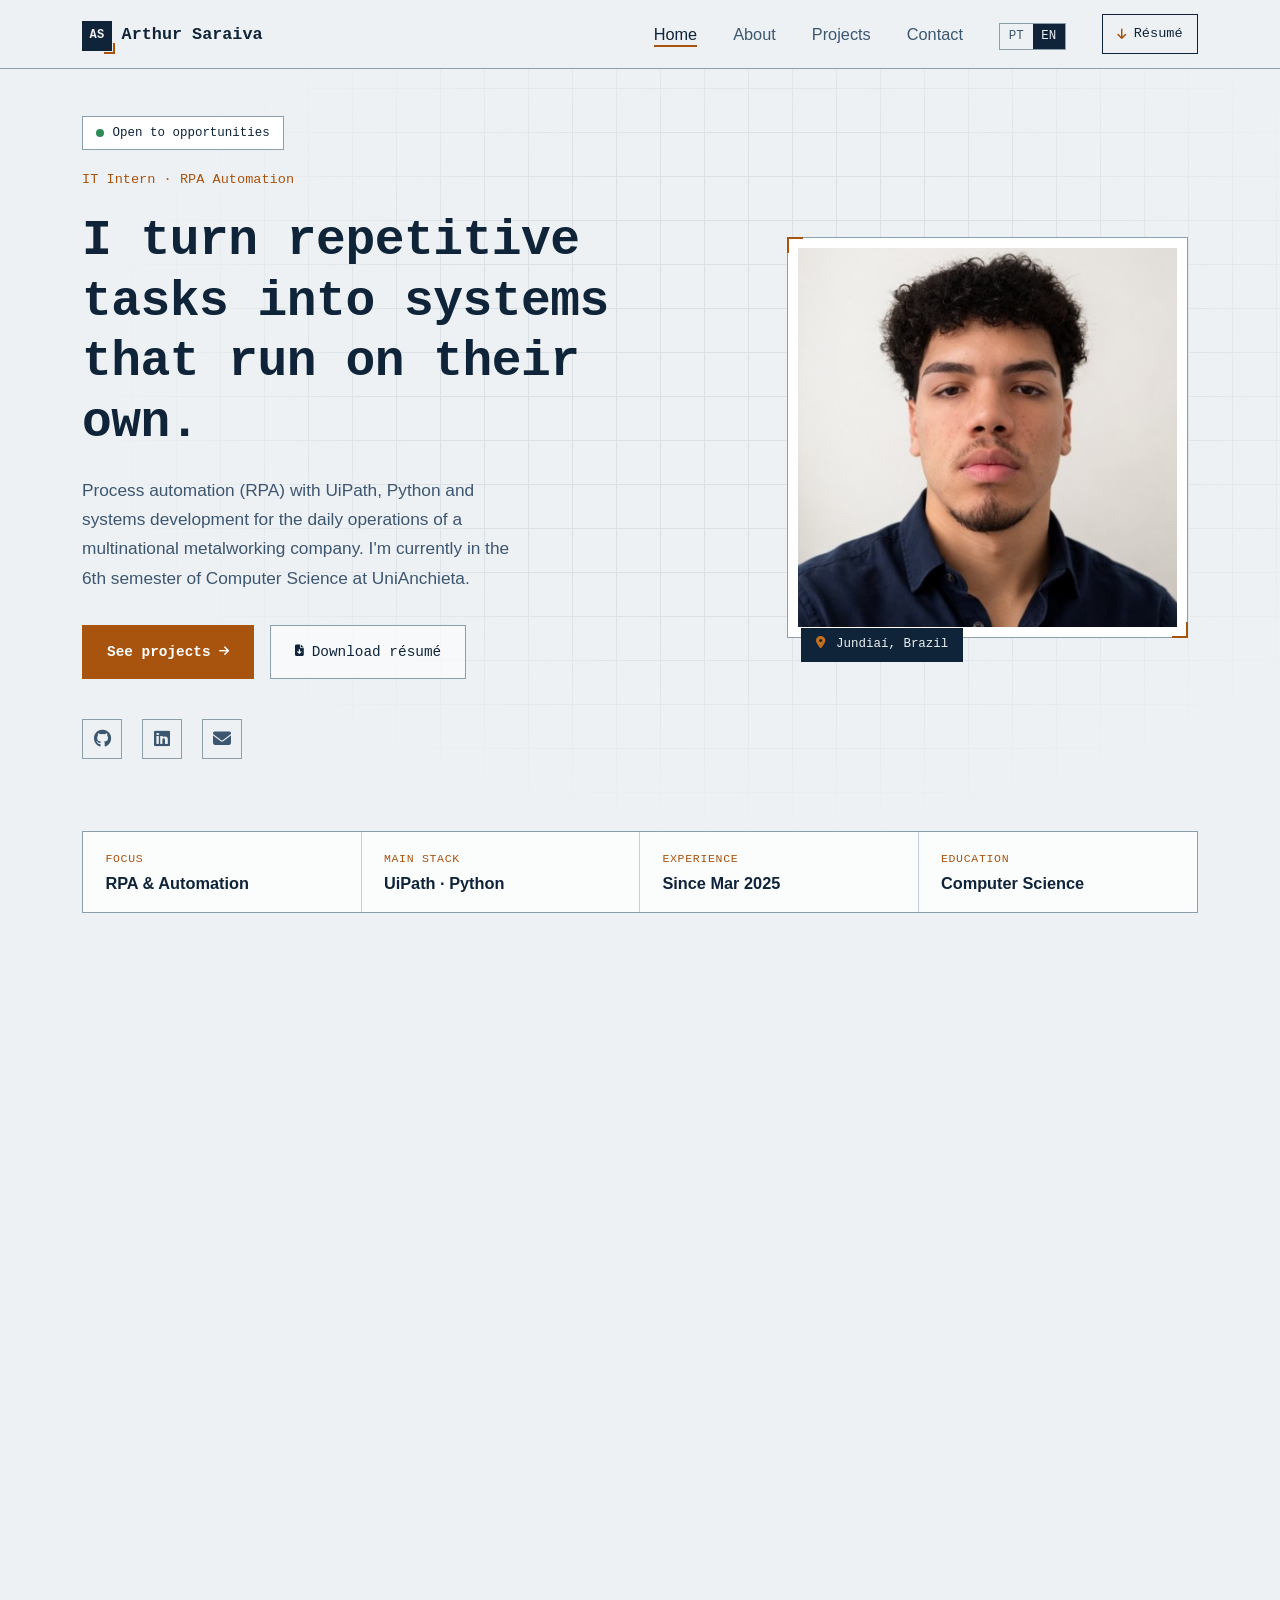
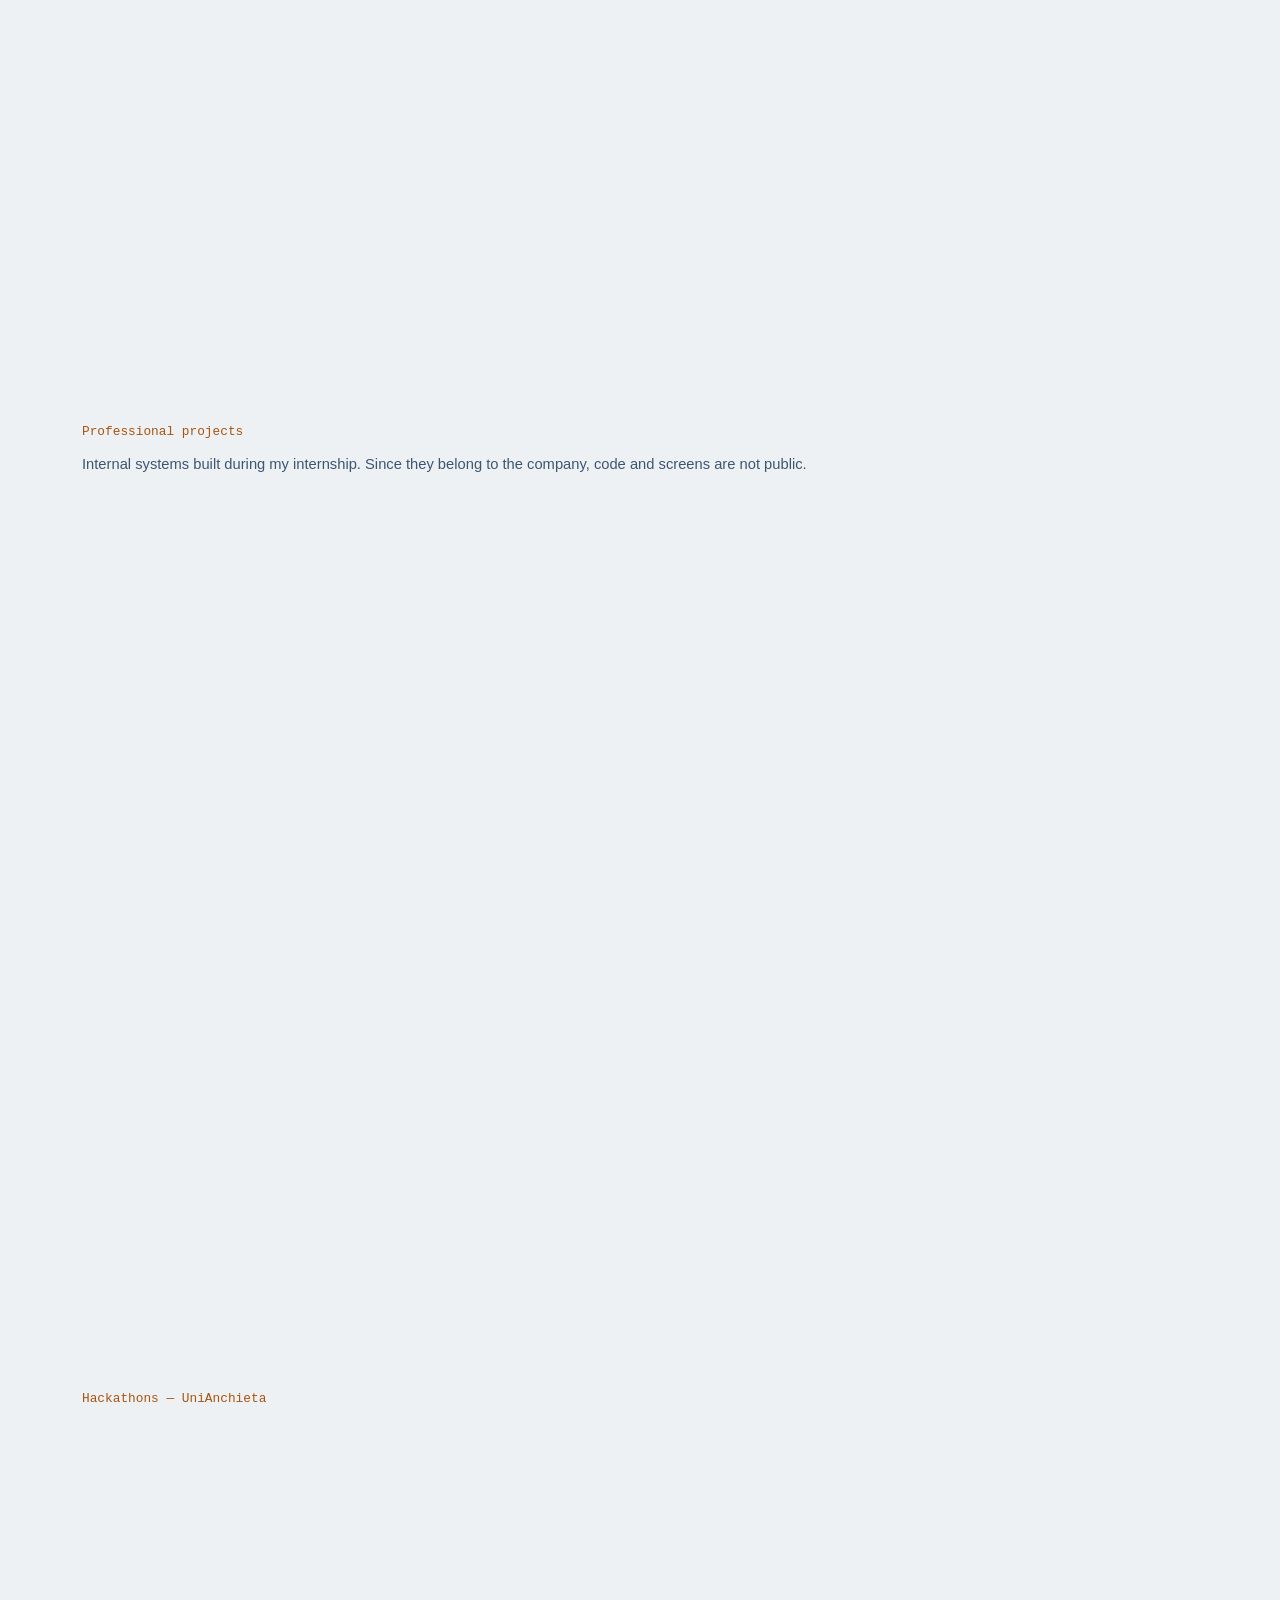
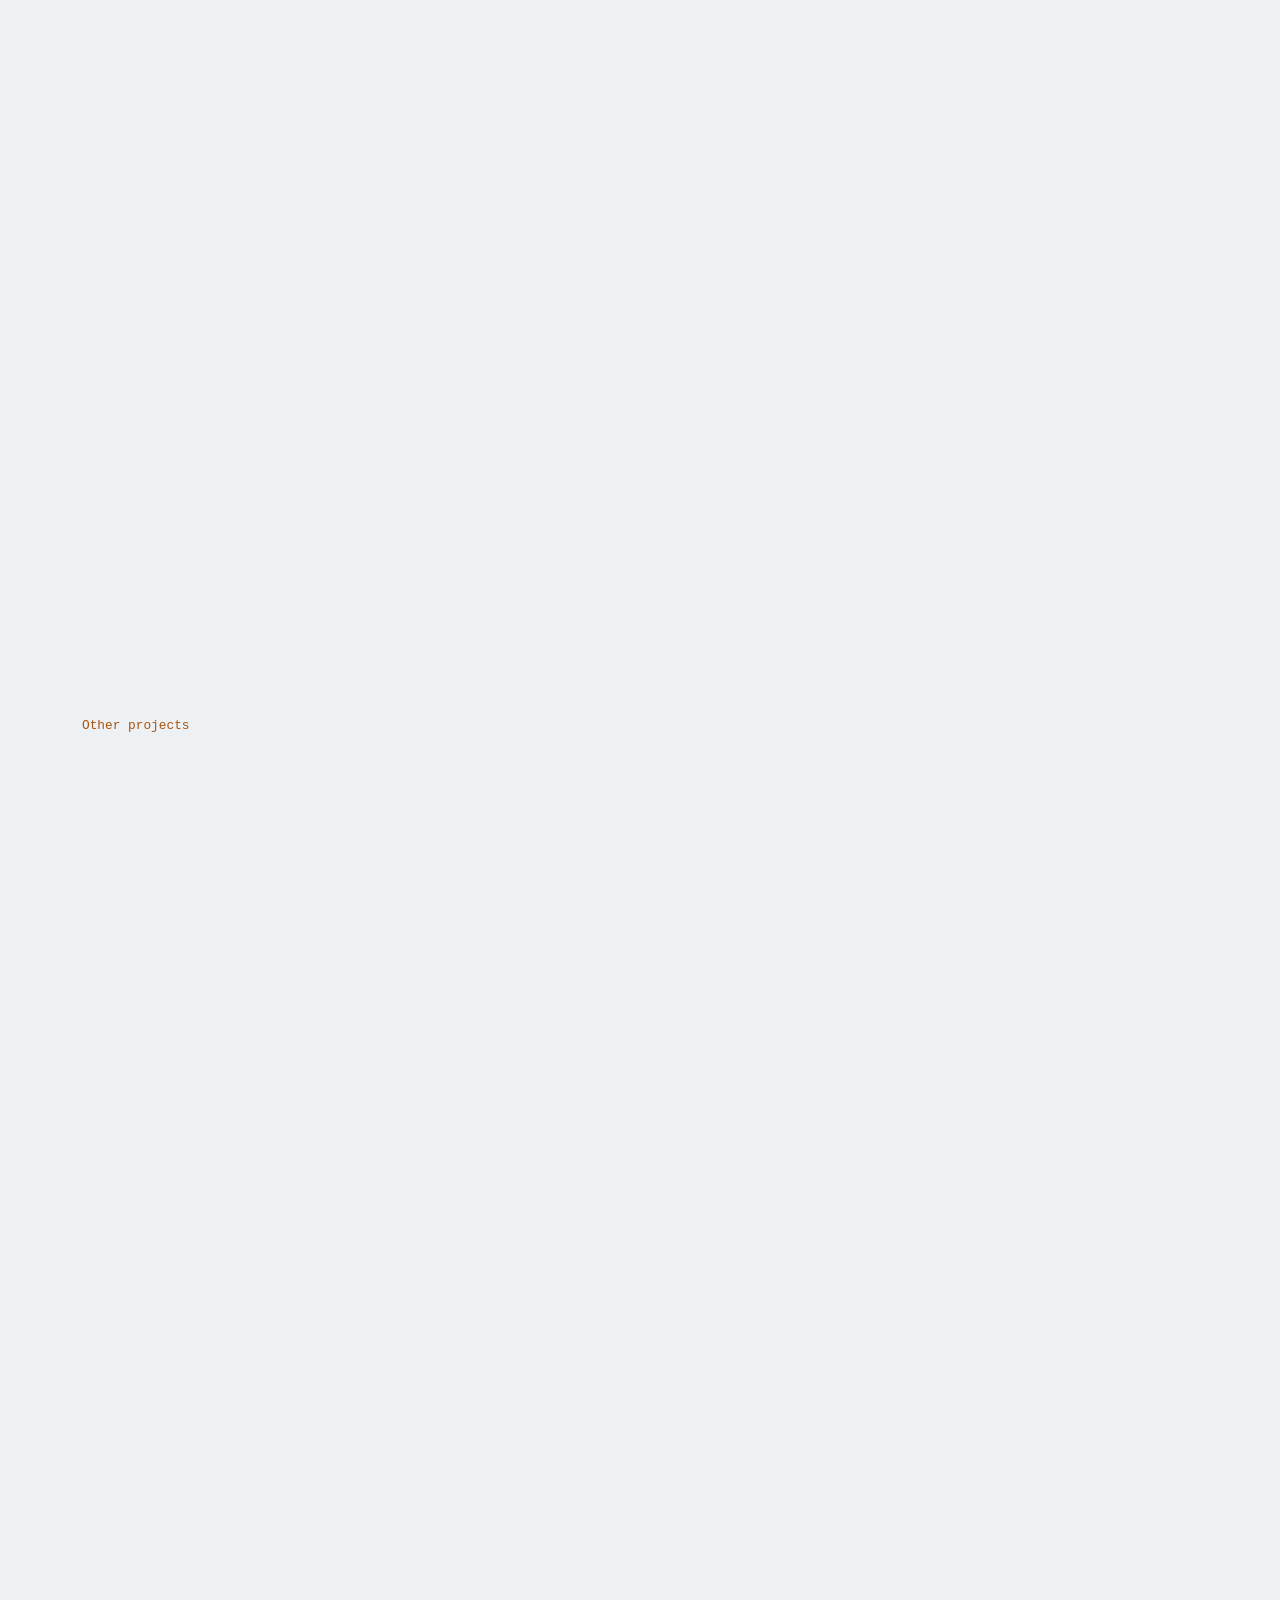
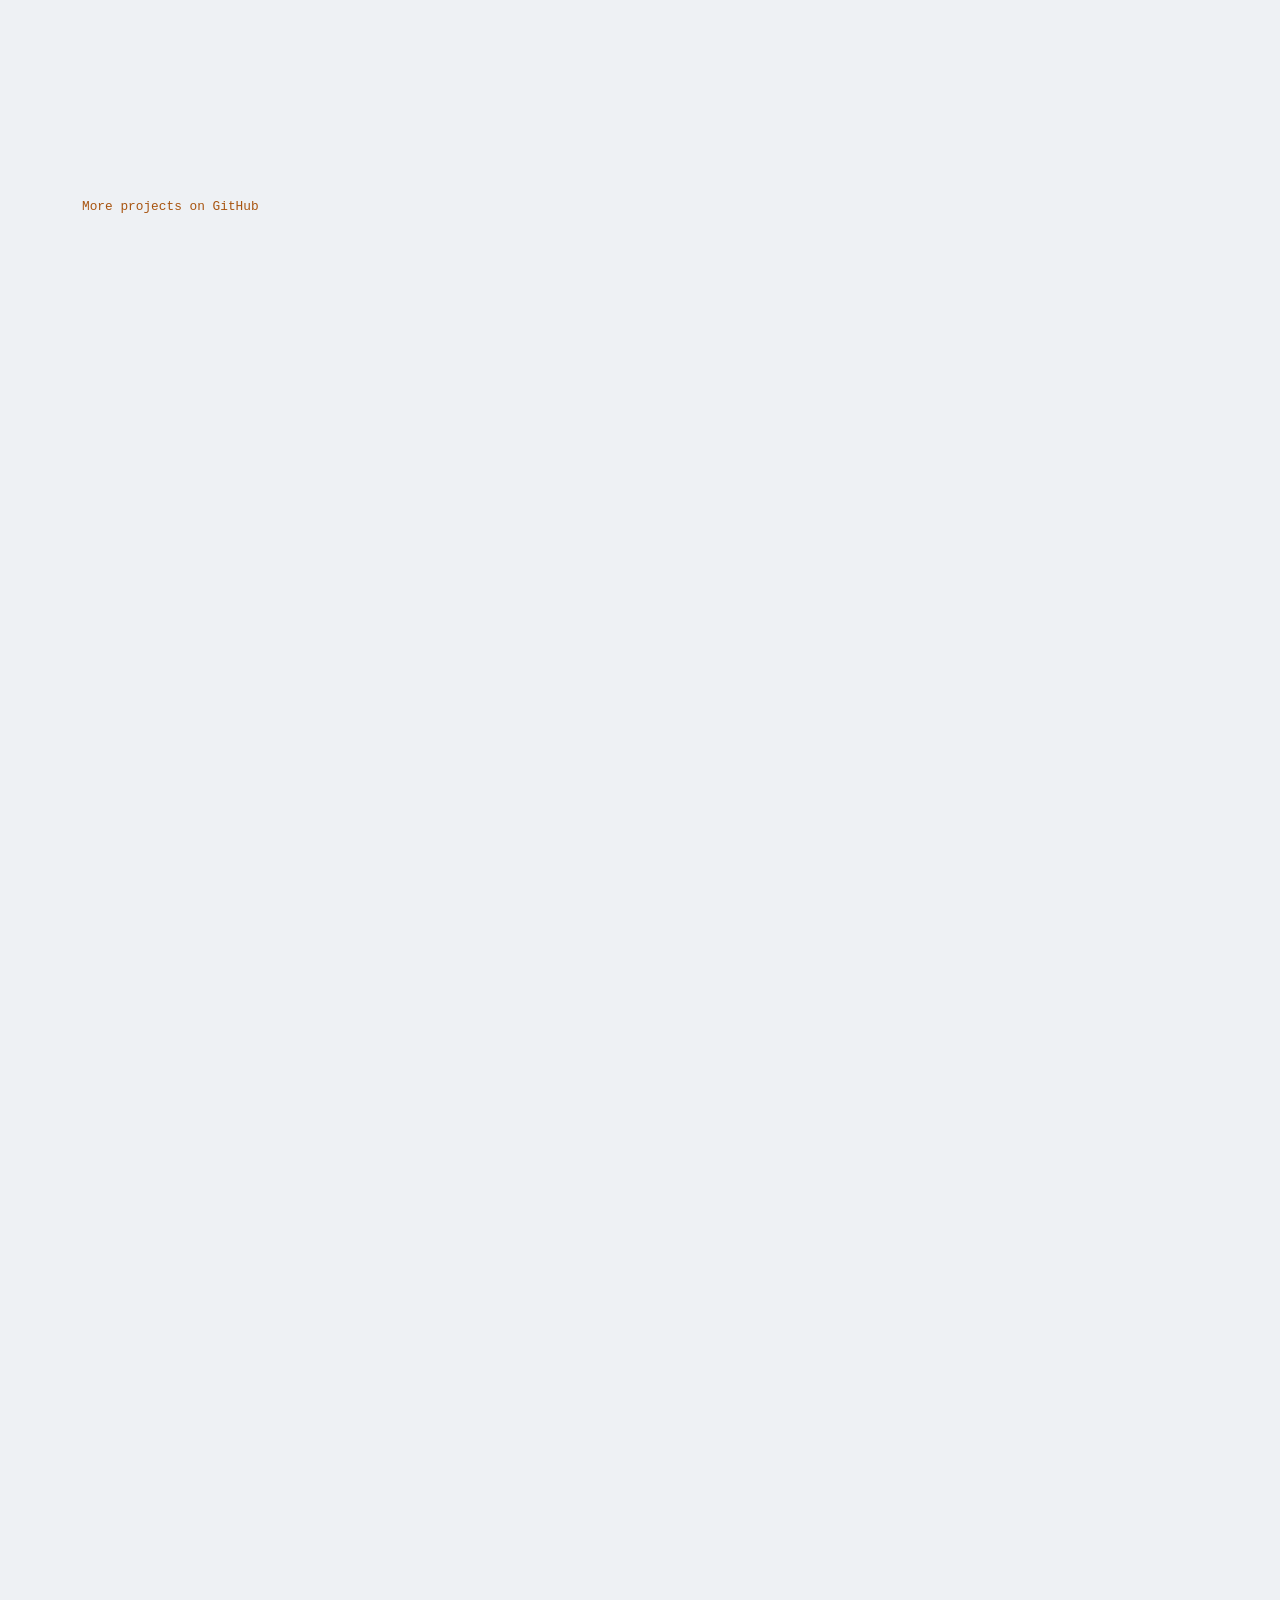
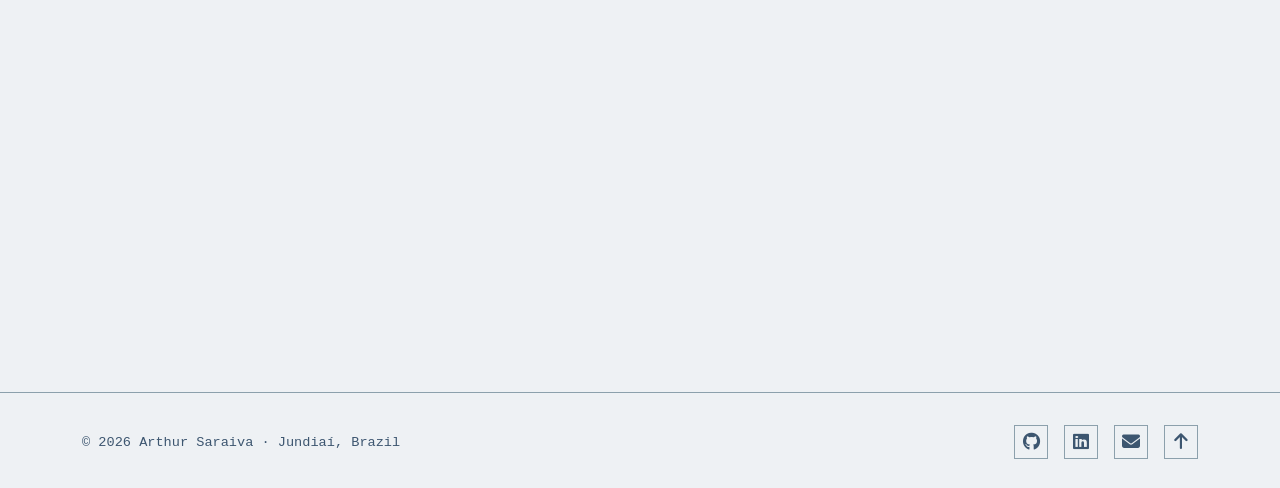
<file: en/index.html>
<!DOCTYPE html>
<html lang="en">
<head>
    <meta charset="UTF-8">
    <meta name="viewport" content="width=device-width, initial-scale=1.0">
    <title>Arthur Saraiva — RPA &amp; Automation Developer</title>
    <meta name="description" content="Arthur Saraiva — IT Intern at a multinational company. Process automation (RPA) with UiPath, Python and systems development. Computer Science student at UniAnchieta.">
    <meta name="theme-color" content="#0F2438">
    <meta http-equiv="Content-Security-Policy" content="default-src 'self'; script-src 'self'; style-src 'self' https://fonts.googleapis.com; font-src 'self' https://fonts.gstatic.com; img-src 'self' data:; connect-src https://formsubmit.co; form-action 'self'; base-uri 'self'; object-src 'none'">
    <meta name="referrer" content="strict-origin-when-cross-origin">

    <meta property="og:type" content="website">
    <meta property="og:title" content="Arthur Saraiva — RPA &amp; Automation Developer">
    <meta property="og:description" content="Process automation with UiPath and Python, and web systems in Django and Flask.">
    <meta property="og:url" content="https://arthsz-ti.github.io/en/">
    <meta property="og:image" content="https://arthsz-ti.github.io/image/profile.png">
    <meta property="og:locale" content="en_US">

    <link rel="icon" href="data:image/svg+xml,%3Csvg xmlns='http://www.w3.org/2000/svg' viewBox='0 0 64 64'%3E%3Crect width='64' height='64' fill='%230F2438'/%3E%3Cpath d='M8 8h14v4H12v10H8zM56 56H42v-4h10V42h4z' fill='%23C1701F'/%3E%3Ctext x='32' y='42' font-family='monospace' font-size='26' font-weight='700' fill='%23EEF1F4' text-anchor='middle'%3EAS%3C/text%3E%3C/svg%3E">

    <link rel="alternate" hreflang="pt-BR" href="https://arthsz-ti.github.io/">
    <link rel="alternate" hreflang="en" href="https://arthsz-ti.github.io/en/">
    <link rel="preconnect" href="https://fonts.googleapis.com">
    <link rel="preconnect" href="https://fonts.gstatic.com" crossorigin>
    <link href="https://fonts.googleapis.com/css2?family=IBM+Plex+Mono:wght@400;500;600&family=IBM+Plex+Sans:wght@400;500;600;700&display=swap" rel="stylesheet">
    <link href="../vendor/fontawesome/css/all.min.css" rel="stylesheet">
    <link href="../css/style.css?v=9" rel="stylesheet">
</head>
<body>
    <a class="skip-link" href="#about">Skip to content</a>

    <header>
        <nav class="navbar">
            <div class="nav-container">
                <div class="nav-logo">
                    <a href="#home"><span class="logo-mark">AS</span>Arthur Saraiva</a>
                </div>
                <ul class="nav-menu">
                    <li class="nav-item"><a href="#home" class="nav-link">Home</a></li>
                    <li class="nav-item"><a href="#about" class="nav-link">About</a></li>
                    <li class="nav-item"><a href="#projects" class="nav-link">Projects</a></li>
                    <li class="nav-item"><a href="#contact" class="nav-link">Contact</a></li>
                    <li class="nav-item"><span class="lang-switch" aria-label="Language"><a href="../" hreflang="pt-BR" lang="pt-BR" title="Versão em português">PT</a><span aria-current="true">EN</span></span></li>
                    <li class="nav-item nav-cta-item">
                        <a href="../docs/resume-arthur-saraiva.pdf" class="nav-cta" download>
                            <i class="fas fa-arrow-down" aria-hidden="true"></i> Résumé
                        </a>
                    </li>
                </ul>
                <button class="hamburger" aria-label="Open menu" aria-expanded="false">
                    <span class="bar"></span>
                    <span class="bar"></span>
                    <span class="bar"></span>
                </button>
            </div>
        </nav>
    </header>

    <main>
        <!-- Home -->
        <section id="home" class="hero">
            <div class="container hero-container">
                <div class="hero-content">
                    <span class="status-badge"><span class="status-dot"></span>Open to opportunities</span>
                    <span class="hero-eyebrow">IT Intern · RPA Automation</span>
                    <h1 class="hero-title">I turn repetitive tasks into systems that run on their own.</h1>
                    <p class="hero-description">Process automation (RPA) with UiPath, Python and systems development for the daily operations of a multinational metalworking company. I'm currently in the 6th semester of Computer Science at UniAnchieta.</p>
                    <div class="hero-buttons">
                        <a href="#projects" class="btn btn-primary">See projects <i class="fas fa-arrow-right" aria-hidden="true"></i></a>
                        <a href="../docs/resume-arthur-saraiva.pdf" class="btn btn-secondary" download><i class="fas fa-file-arrow-down" aria-hidden="true"></i> Download résumé</a>
                    </div>
                    <div class="social-links">
                        <a href="https://github.com/arthsz-ti" target="_blank" rel="noopener" aria-label="GitHub"><i class="fab fa-github"></i></a>
                        <a href="https://www.linkedin.com/in/arthur-saraiva-ti" target="_blank" rel="noopener" aria-label="LinkedIn"><i class="fab fa-linkedin"></i></a>
                        <a href="#contact" aria-label="Send a message"><i class="fas fa-envelope"></i></a>
                    </div>
                </div>
                <div class="hero-image">
                    <div class="plate">
                        <img src="../image/profile.png" alt="Arthur Saraiva" class="profile-img" width="400" height="400">
                    </div>
                    <span class="hero-image-tag"><i class="fas fa-location-dot" aria-hidden="true"></i> Jundiaí, Brazil</span>
                </div>
            </div>

            <div class="container">
                <dl class="hero-facts">
                    <div class="fact">
                        <dt>Focus</dt>
                        <dd>RPA &amp; Automation</dd>
                    </div>
                    <div class="fact">
                        <dt>Main stack</dt>
                        <dd>UiPath · Python</dd>
                    </div>
                    <div class="fact">
                        <dt>Experience</dt>
                        <dd>Since Mar 2025</dd>
                    </div>
                    <div class="fact">
                        <dt>Education</dt>
                        <dd>Computer Science</dd>
                    </div>
                </dl>
            </div>
        </section>

        <!-- About -->
        <section id="about" class="about">
            <div class="container">
                <div class="section-head reveal">
                    <span class="section-num">01</span>
                    <h2 class="section-title">About me</h2>
                </div>

                <div class="about-content">
                    <div class="about-text reveal">
                        <p>Since March 2025 I've been an IT intern at a multinational automotive company. I develop, run and monitor attended and unattended RPA automations in <strong>UiPath</strong> Studio and Orchestrator, built on REFramework with exception handling and logging, covering the full lifecycle: analysis, development, testing, user acceptance testing (UAT), deployment and support. I also develop in <strong>Python</strong> (Flask, Django, Pandas) and support corporate systems such as SAP, PowerShare and BMC.</p>

                        <p>I built a Django web portal with role-based access control, now used by every plant in Brazil to centralize initiatives from any department, not just automation. HR, for example, can use it to handle employee benefits. The portal includes integrated AI and management controls. I also built an <strong>automation monitoring dashboard</strong> in Flask, integrated with UiPath Orchestrator through its API, and I'm working on a computer vision project to detect PPE usage.</p>

                        <div class="objective">
                            <h3>Career goal</h3>
                            <p>I'm looking for opportunities as a Junior RPA Developer or Automation Analyst, to apply and grow what I've already been building in practice.</p>
                        </div>

                        <div class="languages">
                            <h3>Languages</h3>
                            <ul>
                                <li><span class="lang-name">Portuguese</span> <span class="lang-level">Native</span></li>
                                <li><span class="lang-name">English</span> <span class="lang-level">Professional</span></li>
                                <li><span class="lang-name">Italian</span> <span class="lang-level">Learning</span></li>
                            </ul>
                        </div>
                    </div>

                    <div class="skills-section reveal">
                        <div class="skill-category">
                            <h4>Automation &amp; RPA</h4>
                            <div class="skills">
                                <span class="skill-tag">UiPath Studio</span>
                                <span class="skill-tag">Orchestrator</span>
                                <span class="skill-tag">REFramework</span>
                                <span class="skill-tag">N8n</span>
                                <span class="skill-tag">Knime</span>
                                <span class="skill-tag">Selenium</span>
                                <span class="skill-tag">PyAutoGUI</span>
                            </div>
                        </div>
                        <div class="skill-category">
                            <h4>Backend &amp; Data</h4>
                            <div class="skills">
                                <span class="skill-tag">Python</span>
                                <span class="skill-tag">Django</span>
                                <span class="skill-tag">Flask</span>
                                <span class="skill-tag">Pandas</span>
                                <span class="skill-tag">SQL Server</span>
                                <span class="skill-tag">REST APIs</span>
                                <span class="skill-tag">JSON / XML</span>
                                <span class="skill-tag">Power BI</span>
                                <span class="skill-tag">Git</span>
                                <span class="skill-tag skill-learning">Databricks <em>learning</em></span>
                            </div>
                        </div>
                        <div class="skill-category">
                            <h4>Frontend</h4>
                            <div class="skills">
                                <span class="skill-tag">HTML</span>
                                <span class="skill-tag">CSS</span>
                                <span class="skill-tag">JavaScript</span>
                                <span class="skill-tag">TypeScript</span>
                            </div>
                        </div>
                        <div class="skill-category">
                            <h4>Artificial Intelligence</h4>
                            <div class="skills">
                                <span class="skill-tag">AI agents</span>
                                <span class="skill-tag">API integration</span>
                                <span class="skill-tag">Computer vision</span>
                            </div>
                        </div>
                        <div class="skill-category">
                            <h4>Corporate systems</h4>
                            <div class="skills">
                                <span class="skill-tag">SAP</span>
                                <span class="skill-tag">PowerShare</span>
                                <span class="skill-tag">BMC</span>
                            </div>
                        </div>
                    </div>
                </div>

                <div class="experience-education">
                    <div class="experience reveal">
                        <h3>Experience</h3>
                        <div class="timeline-item">
                            <div class="timeline-date">March 2025 — Present</div>
                            <div class="timeline-content">
                                <h4>IT Intern</h4>
                                <p class="role-loc">Aumovio (Continental Automotive spin-off) · Várzea Paulista, Brazil</p>

                                <div class="exp-group">
                                    <h5>RPA automation</h5>
                                    <ul>
                                        <li>Develop, run and monitor attended and unattended automations in UiPath Studio and Orchestrator, built on REFramework with exception handling and logging</li>
                                        <li>Cover the full lifecycle: process discovery, development, testing, UAT, deployment and support</li>
                                        <li>Analyze processes with business teams and write the technical documentation (PDD and SDD)</li>
                                    </ul>
                                </div>

                                <div class="exp-group">
                                    <h5>Systems development</h5>
                                    <ul>
                                        <li>Built from scratch a Django web portal with role-based access control to centralize initiatives from any department (not just automation), with integrated AI and management controls. It is now used by every plant in Brazil</li>
                                        <li>Integrated an AI agent into the portal to support content generation and analysis</li>
                                        <li>Built an automation monitoring dashboard in Python (Flask) and SQL Server, integrated with UiPath Orchestrator via REST API, showing status, runs, failures, trigger time and the machine (hostname) of each robot</li>
                                        <li>Built a Django web application for material monitoring and planning, with coverage-risk KPIs, filters, role-based access and follow-up emails, integrated with SAP data</li>
                                        <li>Developing a computer vision project to detect PPE usage</li>
                                    </ul>
                                </div>

                                <div class="exp-group">
                                    <h5>Support &amp; infrastructure</h5>
                                    <ul>
                                        <li>Support corporate systems (SAP, PowerShare and BMC) and take part in user migration and access management projects in a multinational environment</li>
                                    </ul>
                                </div>
                            </div>
                        </div>
                    </div>

                    <div class="education reveal">
                        <h3>Education</h3>
                        <div class="timeline-item">
                            <div class="timeline-date">2024 — 2027 (in progress)</div>
                            <div class="timeline-content">
                                <h4>B.Sc. in Computer Science</h4>
                                <p>UniAnchieta · 6th semester</p>
                            </div>
                        </div>
                        <div class="timeline-item">
                            <div class="timeline-date">2022 — 2023</div>
                            <div class="timeline-content">
                                <h4>Technical Course in Business Administration</h4>
                                <p>ETECVAV</p>
                            </div>
                        </div>
                    </div>
                </div>

                <div class="courses-list reveal">
                    <h3>Courses &amp; certifications</h3>
                    <div class="courses-grid">
                        <div class="course-card course-current">
                            <span class="course-name">Complete Web Development</span>
                            <span class="course-org">Udemy · in progress</span>
                        </div>
                        <div class="course-card">
                            <span class="course-name">RPA Automation with Python</span>
                            <span class="course-org">Udemy · Feb 2026</span>
                        </div>
                        <div class="course-card">
                            <span class="course-name">RPA Developer Foundation</span>
                            <span class="course-org">UiPath · Apr 2025</span>
                        </div>
                        <div class="course-card">
                            <span class="course-name">Power BI and SQL Server</span>
                            <span class="course-org">Udemy · Aug 2025</span>
                        </div>
                        <div class="course-card">
                            <span class="course-name">Algorithms and Programming Logic</span>
                            <span class="course-org">Udemy · May 2025</span>
                        </div>
                        <div class="course-card">
                            <span class="course-name">Python Fundamentals 1</span>
                            <span class="course-org">Senai · Jun 2024</span>
                        </div>
                    </div>
                    <details class="courses-more">
                        <summary><span class="more-closed">See all courses (+9)</span><span class="more-open">Show less</span> <i class="fas fa-chevron-down" aria-hidden="true"></i></summary>
                        <div class="courses-grid">
                            <div class="course-card">
                                <span class="course-name">Networking Basics</span>
                                <span class="course-org">Cisco · Nov 2025</span>
                            </div>
                            <div class="course-card">
                                <span class="course-name">Academia Guepardo TAX in Company</span>
                                <span class="course-org">NTT DATA Business Solutions · Oct 2025</span>
                            </div>
                            <div class="course-card">
                                <span class="course-name">Windows Server Hyper-V and Virtualization</span>
                                <span class="course-org">Microsoft · Sep 2025</span>
                            </div>
                            <div class="course-card">
                                <span class="course-name">Introduction to Packet Tracer Exam</span>
                                <span class="course-org">Cisco · Sep 2025</span>
                            </div>
                            <div class="course-card">
                                <span class="course-name">Power Business Intelligence &amp; Microsoft Excel</span>
                                <span class="course-org">InterNews Jundiaí · Apr 2023</span>
                            </div>
                            <div class="course-card">
                                <span class="course-name">Complete Excel</span>
                                <span class="course-org">Senai São Paulo · Sep 2022</span>
                            </div>
                            <div class="course-card">
                                <span class="course-name">Public Speaking</span>
                                <span class="course-org">Senac · 2022</span>
                            </div>
                            <div class="course-card">
                                <span class="course-name">Digital Marketing and Social Media Sales</span>
                                <span class="course-org">Senac São Paulo · Dec 2021</span>
                            </div>
                            <div class="course-card">
                                <span class="course-name">Hardware, Networks, Laptops and Mobile Devices</span>
                                <span class="course-org">Microlins · 2020</span>
                            </div>
                        </div>
                    </details>
                </div>
            </div>
        </section>

        <!-- Projects -->
        <section id="projects" class="portfolio">
            <div class="container">
                <div class="section-head reveal">
                    <span class="section-num">02</span>
                    <h2 class="section-title">Projects</h2>
                </div>

                <span class="featured-tag">Professional projects</span>
                <p class="pro-note">Internal systems built during my internship. Since they belong to the company, code and screens are not public.</p>
                <div class="pro-grid">
                    <article class="pro-card reveal">
                        <div class="pro-head">
                            <span class="pro-icon"><i class="fas fa-sitemap" aria-hidden="true"></i></span>
                            <span class="pro-status live">In production</span>
                        </div>
                        <h3>Initiatives Portal</h3>
                        <p>Web portal that centralizes initiatives from any department, not just automation. Now used by every plant in Brazil.</p>
                        <ul>
                            <li>Role-based access control</li>
                            <li>Integrated AI agent for content generation and analysis</li>
                            <li>Management controls for each initiative</li>
                        </ul>
                        <div class="project-tags">
                            <span class="tag">Django</span>
                            <span class="tag">Python</span>
                            <span class="tag">AI</span>
                        </div>
                    </article>

                    <article class="pro-card reveal">
                        <div class="pro-head">
                            <span class="pro-icon"><i class="fas fa-gauge-high" aria-hidden="true"></i></span>
                            <span class="pro-status live">In production</span>
                        </div>
                        <h3>RPA Monitoring Dashboard</h3>
                        <p>Dashboard in Python (Flask) and SQL Server, integrated with UiPath Orchestrator via REST API, to track robot status, executions, failures and schedules.</p>
                        <ul>
                            <li>Status, executions and failures of each automation</li>
                            <li>Robot trigger schedules</li>
                            <li>Machine (hostname) each automation runs on</li>
                        </ul>
                        <div class="project-tags">
                            <span class="tag">Flask</span>
                            <span class="tag">SQL Server</span>
                            <span class="tag">REST API</span>
                            <span class="tag">UiPath</span>
                        </div>
                    </article>

                    <article class="pro-card reveal">
                        <div class="pro-head">
                            <span class="pro-icon"><i class="fas fa-boxes-stacked" aria-hidden="true"></i></span>
                            <span class="pro-status live">In production</span>
                        </div>
                        <h3>Material Planning</h3>
                        <p>Django web application (SQL Server) for material monitoring and planning, integrated with SAP data.</p>
                        <ul>
                            <li>Coverage-risk KPIs</li>
                            <li>Filters and role-based access control</li>
                            <li>Follow-up notifications</li>
                        </ul>
                        <div class="project-tags">
                            <span class="tag">Django</span>
                            <span class="tag">SQL Server</span>
                            <span class="tag">SAP</span>
                        </div>
                    </article>

                    <article class="pro-card reveal">
                        <div class="pro-head">
                            <span class="pro-icon"><i class="fas fa-helmet-safety" aria-hidden="true"></i></span>
                            <span class="pro-status dev">In development</span>
                        </div>
                        <h3>PPE Detection</h3>
                        <p>Computer vision project to automatically detect the use of personal protective equipment.</p>
                        <div class="project-tags">
                            <span class="tag">Computer vision</span>
                            <span class="tag">Python</span>
                        </div>
                    </article>
                </div>

                <span class="featured-tag">Hackathons — UniAnchieta</span>
                <div class="featured-grid">
                    <article class="featured-card plate reveal">
                        <div class="featured-shot">
                            <img src="../image/acadia-screenshot.png" alt="AcadIA dashboards: overall class performance and individual student assessment" loading="lazy" width="800" height="395">
                        </div>
                        <span class="hackathon-badge">Hackathon 2025</span>
                        <h3>AcadIA — AI-Powered Personalized Education</h3>
                        <p>I helped build AcadIA, a platform that supports teachers with real class performance data, collected automatically from every quiz. With the dashboard, teachers can:</p>
                        <ul>
                            <li>Track class performance trends per quiz (accuracy, average time, participation)</li>
                            <li>Automatically identify students at risk of low performance</li>
                            <li>See each student's individual progress, with history and details</li>
                            <li>Message students directly from the dashboard</li>
                        </ul>
                        <div class="project-tags">
                            <span class="tag">Artificial Intelligence</span>
                            <span class="tag">Python</span>
                            <span class="tag">Education</span>
                        </div>
                    </article>

                    <article class="featured-card plate reveal">
                        <div class="featured-shot">
                            <img src="../image/valores-imobiliarios-pitch.png" alt="Pitch slide for the Real Estate Values project, team CTRL+ALT+DEFEAT" loading="lazy" width="800" height="450">
                        </div>
                        <span class="hackathon-badge">Hackathon 2024</span>
                        <h3>CTRL + ALT + DEFEAT – Real Estate Values</h3>
                        <p>A challenge to estimate property values in the city, together with the Jundiaí City Hall. As team <strong>CTRL+ALT+DEFEAT</strong>, we built an app that aggregates data from real estate websites to analyze the local market. With it, users can:</p>
                        <ul>
                            <li>Check the average property price per street and the average price per square meter</li>
                            <li>See how many properties are for sale in a given area</li>
                            <li>Compare property types (residential or commercial)</li>
                            <li>See interior details, such as number of rooms and bathrooms</li>
                        </ul>
                        <div class="project-tags">
                            <span class="tag">Data Analysis</span>
                            <span class="tag">Python</span>
                            <span class="tag">Public Sector</span>
                        </div>
                    </article>
                </div>

                <span class="featured-tag">Other projects</span>
                <div class="projects-grid">
                    <article class="project-card reveal">
                        <div class="project-image">
                            <img src="../image/cadastro.png" alt="Credit Score Prediction" loading="lazy">
                        </div>
                        <div class="project-content">
                            <h3>Credit Score Prediction</h3>
                            <p>Random Forest and KNN algorithms to predict customers' credit rating.</p>
                            <div class="project-tags">
                                <span class="tag">Python</span>
                                <span class="tag">Machine Learning</span>
                            </div>
                            <a class="project-link" href="https://github.com/arthsz-ti/Python-IA-Previsoes-Estrategicas" target="_blank" rel="noopener"><i class="fab fa-github" aria-hidden="true"></i> View code <i class="fas fa-arrow-up-right-from-square" aria-hidden="true"></i></a>
                        </div>
                    </article>

                    <article class="project-card reveal">
                        <div class="project-image">
                            <img src="../image/churn.png" alt="Churn Analysis" loading="lazy">
                        </div>
                        <div class="project-content">
                            <h3>Churn Analysis</h3>
                            <p>Identifying the causes of customer cancellations with Python and data analysis.</p>
                            <div class="project-tags">
                                <span class="tag">Python</span>
                                <span class="tag">Pandas</span>
                            </div>
                            <a class="project-link" href="https://github.com/arthsz-ti/Analise-de-Churn-de-Clientes-com-Python" target="_blank" rel="noopener"><i class="fab fa-github" aria-hidden="true"></i> View code <i class="fas fa-arrow-up-right-from-square" aria-hidden="true"></i></a>
                        </div>
                    </article>

                    <article class="project-card reveal">
                        <div class="project-image">
                            <img src="../image/web_scraping.png" alt="Web Scraping — Cryptocurrencies" loading="lazy">
                        </div>
                        <div class="project-content">
                            <h3>Web Scraping — Cryptocurrencies</h3>
                            <p>Automated collection of cryptocurrency data with Selenium for market analysis.</p>
                            <div class="project-tags">
                                <span class="tag">Python</span>
                                <span class="tag">Selenium</span>
                            </div>
                            <a class="project-link" href="https://github.com/arthsz-ti/Web-Scraping-de-Criptomoedas-com-Selenium" target="_blank" rel="noopener"><i class="fab fa-github" aria-hidden="true"></i> View code <i class="fas fa-arrow-up-right-from-square" aria-hidden="true"></i></a>
                        </div>
                    </article>

                    <article class="project-card reveal">
                        <div class="project-image">
                            <img src="../image/extracao_dados.png" alt="Data Extraction — Movies" loading="lazy">
                        </div>
                        <div class="project-content">
                            <h3>Data Extraction — Movies</h3>
                            <p>Scraping and organizing movie data with Python into a structured dataset.</p>
                            <div class="project-tags">
                                <span class="tag">Python</span>
                                <span class="tag">Web Scraping</span>
                            </div>
                            <a class="project-link" href="https://github.com/arthsz-ti/Extracao-de-Dados-Web-Automatica" target="_blank" rel="noopener"><i class="fab fa-github" aria-hidden="true"></i> View code <i class="fas fa-arrow-up-right-from-square" aria-hidden="true"></i></a>
                        </div>
                    </article>

                    <article class="project-card reveal">
                        <div class="project-image">
                            <img src="../image/automation.jpg" alt="Product Registration Bot" loading="lazy">
                        </div>
                        <div class="project-content">
                            <h3>Product Registration Bot</h3>
                            <p>Bulk product registration automated with PyAutoGUI, mimicking human interaction in systems with no API available.</p>
                            <div class="project-tags">
                                <span class="tag">Python</span>
                                <span class="tag">PyAutoGUI</span>
                                <span class="tag">RPA</span>
                            </div>
                            <a class="project-link" href="https://github.com/arthsz-ti/Bot-de-Cadastro-de-Produtos-com-PyAutoGUI" target="_blank" rel="noopener"><i class="fab fa-github" aria-hidden="true"></i> View code <i class="fas fa-arrow-up-right-from-square" aria-hidden="true"></i></a>
                        </div>
                    </article>

                    <article class="project-card reveal">
                        <div class="project-image">
                            <img src="../image/email-pdf-automation.jpg" alt="Email and PDF Automation" loading="lazy">
                        </div>
                        <div class="project-content">
                            <h3>Email and PDF Automation</h3>
                            <p>Python scripts to send emails automatically and to extract and manipulate data in PDF files.</p>
                            <div class="project-tags">
                                <span class="tag">Python</span>
                                <span class="tag">RPA</span>
                            </div>
                        </div>
                    </article>
                </div>

                <span class="featured-tag repo-heading">More projects on GitHub</span>
                <div class="repo-grid">
                    <article class="repo-card reveal">
                        <span class="repo-icon"><i class="fas fa-id-card" aria-hidden="true"></i></span>
                        <h3>Automated CPF Lookup</h3>
                        <p>Bot that looks up taxpayer IDs (CPF) in bulk on a website and records the results in an Excel sheet.</p>
                        <div class="project-tags">
                            <span class="tag">Python</span>
                            <span class="tag">Selenium</span>
                            <span class="tag">OpenPyXL</span>
                            <span class="tag">RPA</span>
                        </div>
                        <a class="project-link" href="https://github.com/arthsz-ti/ConsultaCPF-Automacao" target="_blank" rel="noopener"><i class="fab fa-github" aria-hidden="true"></i> View code <i class="fas fa-arrow-up-right-from-square" aria-hidden="true"></i></a>
                    </article>
                    <article class="repo-card reveal">
                        <span class="repo-icon"><i class="fas fa-globe" aria-hidden="true"></i></span>
                        <h3>Web Automation with Selenium</h3>
                        <p>Browser automation: page navigation, clicks and form filling.</p>
                        <div class="project-tags">
                            <span class="tag">Python</span>
                            <span class="tag">Selenium</span>
                            <span class="tag">RPA</span>
                        </div>
                        <a class="project-link" href="https://github.com/arthsz-ti/Automacao-Web-com-Selenium" target="_blank" rel="noopener"><i class="fab fa-github" aria-hidden="true"></i> View code <i class="fas fa-arrow-up-right-from-square" aria-hidden="true"></i></a>
                    </article>
                    <article class="repo-card reveal">
                        <span class="repo-icon"><i class="fas fa-folder-tree" aria-hidden="true"></i></span>
                        <h3>File Organizer by Type</h3>
                        <p>Script that sorts files into folders by type (images, spreadsheets, PDFs, CSV).</p>
                        <div class="project-tags">
                            <span class="tag">Python</span>
                            <span class="tag">Automation</span>
                        </div>
                        <a class="project-link" href="https://github.com/arthsz-ti/Gerenciador-de-Arquivos-por-Tipo" target="_blank" rel="noopener"><i class="fab fa-github" aria-hidden="true"></i> View code <i class="fas fa-arrow-up-right-from-square" aria-hidden="true"></i></a>
                    </article>
                    <article class="repo-card reveal">
                        <span class="repo-icon"><i class="fas fa-utensils" aria-hidden="true"></i></span>
                        <h3>NutriVision</h3>
                        <p>AI nutrition analysis from a meal photo, estimating calories and macronutrients.</p>
                        <div class="project-tags">
                            <span class="tag">AI</span>
                            <span class="tag">JavaScript</span>
                            <span class="tag">Computer vision</span>
                        </div>
                        <a class="project-link" href="https://github.com/arthsz-ti/oficial-Nutri-Vison" target="_blank" rel="noopener"><i class="fab fa-github" aria-hidden="true"></i> View code <i class="fas fa-arrow-up-right-from-square" aria-hidden="true"></i></a>
                    </article>
                    <article class="repo-card reveal">
                        <span class="repo-icon"><i class="fas fa-user-graduate" aria-hidden="true"></i></span>
                        <h3>Student Management API</h3>
                        <p>REST API for student registration and management, documented with Swagger.</p>
                        <div class="project-tags">
                            <span class="tag">TypeScript</span>
                            <span class="tag">Node.js</span>
                            <span class="tag">Express</span>
                            <span class="tag">Swagger</span>
                        </div>
                        <a class="project-link" href="https://github.com/arthsz-ti/Gerenciador-de-alunos" target="_blank" rel="noopener"><i class="fab fa-github" aria-hidden="true"></i> View code <i class="fas fa-arrow-up-right-from-square" aria-hidden="true"></i></a>
                    </article>
                    <article class="repo-card reveal">
                        <span class="repo-icon"><i class="fas fa-eye" aria-hidden="true"></i></span>
                        <h3>AnalizeIA</h3>
                        <p>Computer vision app with real-time object detection and counting (YOLOv8) from a webcam or image, plus filters, edge detection, HSV and lighting histograms.</p>
                        <div class="project-tags">
                            <span class="tag">Python</span>
                            <span class="tag">OpenCV</span>
                            <span class="tag">YOLOv8</span>
                            <span class="tag">Tkinter</span>
                        </div>
                        <a class="project-link" href="https://github.com/arthsz-ti/AnalizeIA" target="_blank" rel="noopener"><i class="fab fa-github" aria-hidden="true"></i> View code <i class="fas fa-arrow-up-right-from-square" aria-hidden="true"></i></a>
                    </article>
                </div>
            </div>
        </section>

        <!-- Contact -->
        <section id="contact" class="contact">
            <div class="container">
                <div class="section-head reveal">
                    <span class="section-num">03</span>
                    <h2 class="section-title">Contact</h2>
                </div>
                <div class="contact-content">
                    <div class="contact-info reveal">
                        <h3>Let's talk</h3>
                        <p>I'm open to opportunities as a Junior RPA Developer or Automation Analyst. Send a message through the form or reach me on any of the channels below.</p>

                        <div class="contact-items">
                            <a class="contact-item" href="mailto:arthursaraiva51@gmail.com">
                                <i class="fas fa-envelope" aria-hidden="true"></i>
                                <div>
                                    <h4>Email</h4>
                                    <span>arthursaraiva51@gmail.com</span>
                                </div>
                            </a>
                            <a class="contact-item" href="tel:+5511950330880">
                                <i class="fas fa-phone" aria-hidden="true"></i>
                                <div>
                                    <h4>Phone</h4>
                                    <span>+55 11 95033-0880</span>
                                </div>
                            </a>
                            <a class="contact-item" href="https://www.linkedin.com/in/arthur-saraiva-ti" target="_blank" rel="noopener">
                                <i class="fab fa-linkedin" aria-hidden="true"></i>
                                <div>
                                    <h4>LinkedIn</h4>
                                    <span>arthur-saraiva-ti</span>
                                </div>
                            </a>
                            <a class="contact-item" href="https://github.com/arthsz-ti" target="_blank" rel="noopener">
                                <i class="fab fa-github" aria-hidden="true"></i>
                                <div>
                                    <h4>GitHub</h4>
                                    <span>arthsz-ti</span>
                                </div>
                            </a>
                            <div class="contact-item">
                                <i class="fas fa-location-dot" aria-hidden="true"></i>
                                <div>
                                    <h4>Location</h4>
                                    <span>Jundiaí, SP, Brazil</span>
                                </div>
                            </div>
                        </div>
                    </div>

                    <form id="contactForm" class="contact-form plate reveal" novalidate>
                        <div class="form-head">
                            <h3>Send a message</h3>
                            <p>It goes straight to my inbox.</p>
                        </div>
                        <div class="form-row">
                            <div class="form-group">
                                <label for="name">Name</label>
                                <input type="text" id="name" name="name" maxlength="100" autocomplete="name" placeholder="Your name" required>
                            </div>
                            <div class="form-group">
                                <label for="email">Email</label>
                                <input type="email" id="email" name="email" maxlength="150" autocomplete="email" placeholder="you@company.com" required>
                            </div>
                        </div>
                        <div class="form-group">
                            <label for="subject">Subject</label>
                            <input type="text" id="subject" name="subject" maxlength="150" placeholder="e.g. RPA Developer position" required>
                        </div>
                        <div class="form-group">
                            <label for="message">Message</label>
                            <textarea id="message" name="message" maxlength="3000" rows="5" placeholder="Tell me a bit about the opportunity or project" required></textarea>
                        </div>
                        <!-- hidden anti-spam field -->
                        <input type="text" name="_honey" class="hp-field" tabindex="-1" autocomplete="off" aria-hidden="true">
                        <button type="submit" class="btn btn-primary">
                            <span class="btn-label">Send message</span>
                            <i class="fas fa-paper-plane" aria-hidden="true"></i>
                        </button>
                        <p class="form-status" role="status" aria-live="polite"></p>
                    </form>
                </div>
            </div>
        </section>
    </main>

    <footer>
        <div class="container footer-content">
            <p>© <span id="year">2026</span> Arthur Saraiva · Jundiaí, Brazil</p>
            <div class="footer-social">
                <a href="https://github.com/arthsz-ti" target="_blank" rel="noopener" aria-label="GitHub"><i class="fab fa-github"></i></a>
                <a href="https://www.linkedin.com/in/arthur-saraiva-ti" target="_blank" rel="noopener" aria-label="LinkedIn"><i class="fab fa-linkedin"></i></a>
                <a href="#contact" aria-label="Send a message"><i class="fas fa-envelope"></i></a>
                <a href="#home" aria-label="Back to top"><i class="fas fa-arrow-up"></i></a>
            </div>
        </div>
    </footer>

    <script src="../javascript/script.js?v=5"></script>
</body>
</html>
</file>
<file: css/style.css>
/* =========================================================
   Arthur Saraiva — Portfólio
   Sistema visual: "papel técnico" — inspirado em pranchas de
   desenho de engenharia sobre papel vegetal, coerente com o
   trabalho de automação e integração de sistemas industriais.
   Tema claro por legibilidade.
   ========================================================= */

* {
    margin: 0;
    padding: 0;
    box-sizing: border-box;
}

:root {
    --paper: #EEF1F4;
    --paper-2: #E4E9ED;
    --paper-3: #D9E0E5;
    --ink: #0F2438;
    --ink-dim: #3D5670;
    --accent: #A8540F;
    --accent-bright: #C1701F;
    --accent-soft: rgba(168, 84, 15, 0.09);
    --line: #C7D0D6;
    --line-strong: #8CA0AC;

    --sans: 'IBM Plex Sans', -apple-system, BlinkMacSystemFont, 'Segoe UI', sans-serif;
    --mono: 'IBM Plex Mono', ui-monospace, SFMono-Regular, Menlo, monospace;

    --corner: 14px;
}

html { scroll-behavior: smooth; scroll-padding-top: 84px; }

::selection { background: var(--accent); color: #fff; }

:focus-visible { outline: 2px solid var(--accent); outline-offset: 3px; }

body {
    font-family: var(--sans);
    font-size: 18px;
    line-height: 1.7;
    color: var(--ink);
    background: var(--paper);
}

.container {
    max-width: 1180px;
    margin: 0 auto;
    padding: 0 2rem;
}

a { color: inherit; }

img { max-width: 100%; height: auto; }

h1, h2, h3, h4 {
    font-family: var(--mono);
    font-weight: 600;
    letter-spacing: -0.01em;
    color: var(--ink);
}

/* ---------- corner-bracket "prancha técnica" utility ---------- */
.plate {
    position: relative;
    background: #fff;
    border: 1px solid var(--line-strong);
}
.plate::before,
.plate::after {
    content: "";
    position: absolute;
    width: var(--corner);
    height: var(--corner);
    pointer-events: none;
}
.plate::before {
    top: -1px; left: -1px;
    border-top: 2px solid var(--accent);
    border-left: 2px solid var(--accent);
}
.plate::after {
    bottom: -1px; right: -1px;
    border-bottom: 2px solid var(--accent);
    border-right: 2px solid var(--accent);
}

/* ---------- Navegação ---------- */
.navbar {
    position: fixed;
    top: 0;
    width: 100%;
    background: rgba(238, 241, 244, 0.92);
    backdrop-filter: blur(10px);
    border-bottom: 1px solid var(--line-strong);
    z-index: 1000;
    transition: box-shadow 0.25s ease, background 0.25s ease;
}
.navbar.scrolled {
    background: rgba(238, 241, 244, 0.97);
    box-shadow: 0 6px 20px rgba(15, 36, 56, 0.07);
}

.nav-container {
    max-width: 1180px;
    margin: 0 auto;
    padding: 0 2rem;
    display: flex;
    justify-content: space-between;
    align-items: center;
    height: 68px;
}

.nav-logo a {
    font-family: var(--mono);
    font-size: 1.05rem;
    font-weight: 600;
    color: var(--ink);
    text-decoration: none;
    display: inline-flex;
    align-items: center;
    gap: 0.6rem;
}
.logo-mark {
    display: inline-grid;
    place-items: center;
    width: 30px; height: 30px;
    background: var(--ink);
    color: var(--paper);
    font-size: 0.75rem;
    letter-spacing: 0.02em;
    position: relative;
}
.logo-mark::after {
    content: "";
    position: absolute;
    right: -3px; bottom: -3px;
    width: 9px; height: 9px;
    border-right: 2px solid var(--accent);
    border-bottom: 2px solid var(--accent);
}

.nav-menu {
    display: flex;
    align-items: center;
    gap: 2.25rem;
    list-style: none;
}
.nav-cta {
    display: inline-flex;
    align-items: center;
    gap: 0.45rem;
    font-family: var(--mono);
    font-size: 0.85rem;
    font-weight: 500;
    color: var(--ink);
    text-decoration: none;
    padding: 0.45rem 0.9rem;
    border: 1px solid var(--ink);
    transition: all 0.2s ease;
}
.nav-cta i { font-size: 0.75rem; color: var(--accent); transition: color 0.2s ease; }
.nav-cta:hover { background: var(--ink); color: var(--paper); }
.nav-cta:hover i { color: var(--paper); }

.nav-link {
    position: relative;
    font-size: 1.02rem;
    color: var(--ink-dim);
    text-decoration: none;
    padding: 0.3rem 0;
    transition: color 0.2s ease;
}
.nav-link::after {
    content: "";
    position: absolute;
    bottom: 0; left: 0;
    width: 0;
    height: 2px;
    background: var(--accent);
    transition: width 0.25s ease;
}
.nav-link:hover,
.nav-link.active { color: var(--ink); }
.nav-link:hover::after,
.nav-link.active::after { width: 100%; }

.hamburger {
    display: none;
    flex-direction: column;
    gap: 5px;
    cursor: pointer;
    background: none;
    border: none;
}
.hamburger .bar {
    width: 24px;
    height: 2px;
    background: var(--ink);
    transition: 0.3s;
}
.hamburger.active .bar:nth-child(1) { transform: translateY(7px) rotate(45deg); }
.hamburger.active .bar:nth-child(2) { opacity: 0; }
.hamburger.active .bar:nth-child(3) { transform: translateY(-7px) rotate(-45deg); }

/* ---------- Hero ---------- */
.hero {
    min-height: 92vh;
    display: flex;
    flex-direction: column;
    justify-content: center;
    padding-top: calc(68px + 3rem);
    padding-bottom: 3.5rem;
    position: relative;
    overflow: hidden;
}
.hero::before {
    content: "";
    position: absolute;
    inset: 0;
    background-image:
        linear-gradient(#DAE1E6 1px, transparent 1px),
        linear-gradient(90deg, #DAE1E6 1px, transparent 1px);
    background-size: 44px 44px;
    -webkit-mask-image: radial-gradient(ellipse 70% 60% at 60% 40%, #000 40%, transparent 78%);
    mask-image: radial-gradient(ellipse 70% 60% at 60% 40%, #000 40%, transparent 78%);
    pointer-events: none;
}

.hero > .container { width: 100%; }
.hero-container {
    flex: 0 0 auto;
    display: grid;
    grid-template-columns: 1.2fr 0.8fr;
    gap: 4rem;
    align-items: center;
    width: 100%;
    position: relative;
}

.hero-eyebrow {
    display: inline-block;
    font-family: var(--mono);
    font-size: 0.85rem;
    color: var(--accent);
    margin-bottom: 1.25rem;
}

.hero-title {
    font-size: clamp(2rem, 4.2vw, 3.1rem);
    line-height: 1.22;
    font-weight: 600;
    color: var(--ink);
    margin-bottom: 1.4rem;
    opacity: 0;
    transform: translateY(10px);
    animation: reveal 0.6s ease forwards;
}

.hero-description {
    font-family: var(--sans);
    font-size: 1.08rem;
    color: var(--ink-dim);
    max-width: 46ch;
    margin-bottom: 2rem;
    opacity: 0;
    transform: translateY(10px);
    animation: reveal 0.6s ease 0.15s forwards;
}

.hero-buttons {
    display: flex;
    gap: 1rem;
    margin-bottom: 2.5rem;
    opacity: 0;
    transform: translateY(10px);
    animation: reveal 0.6s ease 0.3s forwards;
}

@keyframes reveal {
    to { opacity: 1; transform: translateY(0); }
}

.btn {
    display: inline-flex;
    align-items: center;
    gap: 0.5rem;
    padding: 0.85rem 1.5rem;
    font-family: var(--mono);
    font-size: 0.9rem;
    text-decoration: none;
    border: 1px solid transparent;
    cursor: pointer;
    transition: all 0.2s ease;
}
.btn-primary {
    background: var(--accent);
    color: #fff;
    font-weight: 600;
}
.btn-primary:hover { background: #8f4708; transform: translateY(-1px); box-shadow: 0 6px 16px rgba(168, 84, 15, 0.25); }
.btn-primary:active { transform: translateY(0); box-shadow: none; }
.btn i { font-size: 0.8em; transition: transform 0.2s ease; }
.btn-primary:hover .fa-arrow-right { transform: translateX(3px); }
.btn-secondary {
    border-color: var(--line-strong);
    color: var(--ink);
}
.btn-secondary { background: rgba(255,255,255,0.6); }
.btn-secondary:hover { border-color: var(--accent); color: var(--accent); background: #fff; }

.social-links {
    display: flex;
    gap: 1.25rem;
    opacity: 0;
    animation: reveal 0.6s ease 0.45s forwards;
}
.social-links a {
    width: 40px; height: 40px;
    display: flex; align-items: center; justify-content: center;
    border: 1px solid var(--line-strong);
    color: var(--ink-dim);
    text-decoration: none;
    transition: all 0.2s ease;
    background: var(--paper);
}
.social-links a:hover {
    border-color: var(--accent);
    color: var(--accent);
    transform: translateY(-2px);
}

.hero-image {
    position: relative;
    padding: 10px;
}
.hero-image .plate { padding: 10px; }
.profile-img {
    width: 100%;
    display: block;
}
.hero-image-tag {
    position: absolute;
    bottom: -14px;
    left: 24px;
    background: var(--ink);
    color: var(--paper);
    padding: 0.4rem 0.9rem;
    font-family: var(--mono);
    font-size: 0.78rem;
}

/* ---------- Section shell ---------- */
section { padding: 6.5rem 0; }

.section-head {
    display: flex;
    align-items: baseline;
    gap: 1rem;
    margin-bottom: 3rem;
    border-bottom: 1px solid var(--line-strong);
    padding-bottom: 1.25rem;
}
.section-num {
    font-family: var(--mono);
    font-size: 0.85rem;
    color: var(--accent);
}
.section-title {
    font-size: 1.9rem;
    color: var(--ink);
}

/* ---------- Sobre ---------- */
.about-content {
    display: grid;
    grid-template-columns: 1.3fr 1fr;
    gap: 3.5rem;
    margin-bottom: 4rem;
}

.about-text p {
    color: var(--ink-dim);
    margin-bottom: 1.1rem;
    max-width: 62ch;
}
.about-text strong { color: var(--ink); font-weight: 600; }

.objective {
    margin-top: 1.5rem;
    padding: 1.25rem 1.5rem;
    border-left: 3px solid var(--accent);
    background: var(--accent-soft);
}
.objective h3 {
    font-size: 0.95rem;
    color: var(--accent);
    margin-bottom: 0.5rem;
}
.objective p { color: var(--ink); margin: 0; }

.skill-category { margin-bottom: 1.75rem; }
.skill-category h4 {
    font-size: 0.92rem;
    color: var(--ink-dim);
    font-weight: 500;
    margin-bottom: 0.75rem;
}
.skills { display: flex; flex-wrap: wrap; gap: 0.5rem; }
.skill-tag {
    font-family: var(--mono);
    font-size: 0.88rem;
    color: var(--ink);
    background: var(--paper-2);
    border: 1px solid var(--line-strong);
    padding: 0.35rem 0.7rem;
}

/* ---------- Timeline ---------- */
.experience-education {
    display: grid;
    grid-template-columns: 1.4fr 1fr;
    gap: 3.5rem;
}
.experience h3, .education h3 {
    font-size: 1.05rem;
    color: var(--ink);
    margin-bottom: 1.5rem;
    padding-bottom: 0.75rem;
    border-bottom: 1px solid var(--line-strong);
}
.timeline-item {
    position: relative;
    padding-left: 1.5rem;
    border-left: 2px solid var(--line);
    padding-bottom: 1.75rem;
}
.timeline-item:last-child { padding-bottom: 0; }
.timeline-item::before {
    content: "";
    position: absolute;
    left: -6px; top: 4px;
    width: 9px; height: 9px;
    background: var(--paper);
    border: 2px solid var(--accent);
}
.timeline-date {
    font-family: var(--mono);
    font-size: 0.85rem;
    color: var(--accent);
    margin-bottom: 0.4rem;
}
.timeline-content h4 {
    font-size: 1.08rem;
    color: var(--ink);
    margin-bottom: 0.15rem;
}
.timeline-content .role-loc {
    font-size: 0.92rem;
    color: var(--ink-dim);
    margin-bottom: 1.1rem;
    font-family: var(--sans);
}
.exp-group { margin-bottom: 1.25rem; }
.exp-group:last-child { margin-bottom: 0; }
.exp-group h5 {
    font-family: var(--sans);
    font-size: 0.82rem;
    font-weight: 600;
    color: var(--accent);
    text-transform: uppercase;
    letter-spacing: 0.04em;
    margin-bottom: 0.5rem;
}
.timeline-content ul {
    list-style: none;
    color: var(--ink-dim);
    font-size: 1rem;
}
.timeline-content ul li {
    position: relative;
    padding-left: 1rem;
    margin-bottom: 0.5rem;
}
.timeline-content ul li::before {
    content: "–";
    position: absolute;
    left: 0;
    color: var(--accent);
}
.timeline-content p { color: var(--ink-dim); font-size: 1rem; }

/* ---------- Cursos / certificações ---------- */
.courses-list {
    margin-top: 2.5rem;
    padding-top: 2rem;
    border-top: 1px solid var(--line-strong);
}
.courses-list h3 {
    font-size: 1.1rem;
    color: var(--ink);
    margin-bottom: 1.5rem;
}
.courses-grid {
    display: grid;
    grid-template-columns: repeat(3, 1fr);
    gap: 1rem;
}
.course-card {
    display: flex;
    flex-direction: column;
    gap: 0.4rem;
    padding: 1.1rem 1.2rem;
    background: #fff;
    border: 1px solid var(--line-strong);
    border-left: 3px solid var(--accent);
}
.course-card .course-name {
    color: var(--ink);
    font-size: 0.98rem;
    font-weight: 600;
    line-height: 1.4;
}
.course-card .course-org {
    font-family: var(--mono);
    color: var(--ink-dim);
    font-size: 0.82rem;
}

/* ---------- Portfólio: destaque (hackathons) ---------- */
.featured-tag {
    display: inline-block;
    font-family: var(--mono);
    font-size: 0.8rem;
    color: var(--accent);
    padding-bottom: 1px;
}
.featured-sponsors {
    font-family: var(--mono);
    font-size: 0.8rem;
    color: var(--ink-dim);
    margin-bottom: 3rem;
}

.featured-grid {
    display: grid;
    grid-template-columns: 1fr 1fr;
    gap: 2rem;
    margin-bottom: 5rem;
}

.featured-card {
    padding: 2.25rem;
    display: flex;
    flex-direction: column;
    gap: 1.1rem;
}

.featured-ref {
    font-family: var(--mono);
    font-size: 0.78rem;
    color: var(--ink-dim);
}

.hackathon-badge {
    display: inline-block;
    align-self: flex-start;
    font-family: var(--mono);
    font-size: 0.85rem;
    font-weight: 600;
    color: #fff;
    background: var(--accent);
    padding: 0.35rem 0.8rem;
}

.featured-shot {
    border: 1px solid var(--line-strong);
    overflow: hidden;
    line-height: 0;
}
.featured-shot img { width: 100%; display: block; transition: transform 0.4s ease; }
.featured-card:hover .featured-shot img { transform: scale(1.02); }

.featured-icon {
    width: 52px;
    height: 52px;
    color: var(--accent);
}
.featured-icon svg { width: 100%; height: 100%; }

.featured-card h3 {
    font-size: 1.25rem;
    color: var(--ink);
    font-family: var(--sans);
    font-weight: 700;
}
.featured-card .featured-org {
    font-family: var(--mono);
    font-size: 0.8rem;
    color: var(--ink-dim);
    margin-top: -0.7rem;
}
.featured-card p { color: var(--ink-dim); font-size: 1.02rem; }
.featured-card ul {
    color: var(--ink-dim);
    font-size: 1rem;
    padding-left: 1.1rem;
}
.featured-card ul li { margin-bottom: 0.35rem; }

.project-tags { display: flex; flex-wrap: wrap; gap: 0.5rem; margin-top: 0.25rem; }
.tag {
    font-family: var(--mono);
    font-size: 0.82rem;
    color: var(--ink-dim);
    background: var(--paper-2);
    border: 1px solid var(--line-strong);
    padding: 0.3rem 0.65rem;
}

/* ---------- Portfólio: grade secundária ---------- */
.projects-grid {
    display: grid;
    grid-template-columns: repeat(3, 1fr);
    gap: 1.5rem;
}
.project-card {
    background: #fff;
    border: 1px solid var(--line-strong);
    padding: 1.75rem;
    display: flex;
    flex-direction: column;
    transition: transform 0.25s ease, box-shadow 0.25s ease, border-color 0.25s ease;
}
.project-card:hover {
    transform: translateY(-4px);
    border-color: var(--accent);
    box-shadow: 0 14px 30px rgba(15, 36, 56, 0.10);
}
.project-card:hover .project-image img { transform: scale(1.04); }
.project-content { display: flex; flex-direction: column; flex: 1; }
.project-content .project-tags { margin-top: auto; }
.project-link {
    display: inline-flex;
    align-items: center;
    gap: 0.45rem;
    align-self: flex-start;
    margin-top: 1rem;
    font-family: var(--mono);
    font-size: 0.82rem;
    font-weight: 500;
    color: var(--ink);
    text-decoration: none;
    border-bottom: 1px solid var(--accent);
    padding-bottom: 2px;
    transition: color 0.2s ease;
}
.project-link .fa-arrow-up-right-from-square { font-size: 0.65rem; color: var(--accent); }
.project-link:hover { color: var(--accent); }
.project-icon {
    width: 36px;
    height: 36px;
    color: var(--accent);
    margin-bottom: 1.25rem;
}
.project-icon svg { width: 100%; height: 100%; }
.project-image {
    margin: -1.75rem -1.75rem 1.25rem;
    border-bottom: 1px solid var(--line-strong);
    overflow: hidden;
    line-height: 0;
}
.project-image img {
    width: 100%;
    display: block;
    aspect-ratio: 16 / 10;
    object-fit: cover;
    transition: transform 0.4s ease;
}
.project-content h3 {
    font-size: 1rem;
    font-family: var(--sans);
    font-weight: 700;
    color: var(--ink);
    margin-bottom: 0.5rem;
}
.project-content p {
    color: var(--ink-dim);
    font-size: 0.96rem;
    margin-bottom: 1rem;
}

/* ---------- Contato ---------- */
.contact-content {
    display: grid;
    grid-template-columns: 0.9fr 1.1fr;
    gap: 3.5rem;
    align-items: start;
}
.contact-info h3 {
    font-size: 1.2rem;
    color: var(--ink);
    margin-bottom: 0.75rem;
    font-family: var(--sans);
}
.contact-info > p { color: var(--ink-dim); margin-bottom: 2rem; max-width: 42ch; }

.contact-items { display: flex; flex-direction: column; gap: 0.6rem; }
.contact-item {
    display: flex;
    align-items: center;
    gap: 1rem;
    padding: 0.7rem 0.9rem;
    border: 1px solid transparent;
    color: var(--ink);
    text-decoration: none;
    transition: border-color 0.2s ease, background 0.2s ease;
}
a.contact-item:hover {
    border-color: var(--line-strong);
    background: #fff;
}
a.contact-item:hover i { background: var(--accent); color: #fff; border-color: var(--accent); }
.contact-item i {
    width: 38px; height: 38px;
    display: flex; align-items: center; justify-content: center;
    border: 1px solid var(--line-strong);
    color: var(--accent);
    flex-shrink: 0;
    background: #fff;
    transition: all 0.2s ease;
}
.contact-item h4 {
    font-size: 0.78rem;
    color: var(--ink-dim);
    font-family: var(--sans);
    font-weight: 500;
    margin-bottom: 0.1rem;
    line-height: 1.3;
}
.contact-item span { font-size: 0.95rem; line-height: 1.4; word-break: break-word; }

.contact-form { padding: 2.25rem; }
.form-head { margin-bottom: 1.75rem; }
.form-head h3 { font-size: 1.15rem; margin-bottom: 0.2rem; }
.form-head p { color: var(--ink-dim); font-size: 0.92rem; }
.form-row { display: grid; grid-template-columns: 1fr 1fr; gap: 1rem; }
.form-group { margin-bottom: 1.25rem; }
.form-group label {
    display: block;
    font-family: var(--mono);
    font-size: 0.78rem;
    color: var(--ink-dim);
    margin-bottom: 0.5rem;
}
.form-group input,
.form-group textarea {
    width: 100%;
    background: var(--paper);
    border: 1px solid var(--line-strong);
    color: var(--ink);
    padding: 0.75rem 0.85rem;
    font-family: var(--sans);
    font-size: 0.95rem;
    transition: border-color 0.2s ease, background 0.2s ease, box-shadow 0.2s ease;
}
.form-group textarea { resize: vertical; min-height: 130px; }
.form-group input::placeholder,
.form-group textarea::placeholder { color: #8796A3; }
.form-group input:focus,
.form-group textarea:focus {
    outline: none;
    background: #fff;
    border-color: var(--accent);
    box-shadow: 0 0 0 3px var(--accent-soft);
}
.form-group.invalid input,
.form-group.invalid textarea { border-color: #B42318; }
.form-group.invalid label { color: #B42318; }

.hp-field { position: absolute; left: -9999px; width: 1px; height: 1px; opacity: 0; }

.contact-form .btn-primary { width: 100%; justify-content: center; border: none; padding: 1rem 1.5rem; }
.contact-form .btn-primary:disabled { opacity: 0.75; cursor: progress; transform: none; box-shadow: none; }
.btn.loading i { animation: fly 0.9s ease-in-out infinite; }
@keyframes fly { 50% { transform: translate(3px, -3px); opacity: 0.4; } }

.form-status { margin-top: 1rem; font-size: 0.92rem; line-height: 1.5; }
.form-status:empty { display: none; }
.form-status.success {
    color: #1E6B3A;
    background: #E8F4EC;
    border-left: 3px solid #2E8B57;
    padding: 0.8rem 1rem;
}
.form-status.error {
    color: #8A1C12;
    background: #FBECEA;
    border-left: 3px solid #B42318;
    padding: 0.8rem 1rem;
}
.form-status a { color: inherit; font-weight: 600; }

/* ---------- Footer ---------- */
footer {
    border-top: 1px solid var(--line-strong);
    padding: 2rem 0;
}
.footer-content {
    display: flex;
    justify-content: space-between;
    align-items: center;
    flex-wrap: wrap;
    gap: 1rem;
}
.footer-content p { color: var(--ink-dim); font-size: 0.85rem; font-family: var(--mono); }
.footer-social { display: flex; gap: 1rem; }
.footer-social a {
    width: 34px; height: 34px;
    display: flex; align-items: center; justify-content: center;
    border: 1px solid var(--line-strong);
    color: var(--ink-dim);
    text-decoration: none;
}
.footer-social a:hover { color: var(--accent); border-color: var(--accent); }

/* ---------- Portfólio: projetos profissionais ---------- */
.pro-note {
    color: var(--ink-dim);
    font-size: 0.92rem;
    margin: -0.5rem 0 1.5rem;
}
.pro-grid {
    display: grid;
    grid-template-columns: repeat(2, 1fr);
    gap: 1.5rem;
    margin-bottom: 5rem;
}
.pro-card {
    position: relative;
    display: flex;
    flex-direction: column;
    gap: 0.85rem;
    padding: 1.75rem;
    background: #fff;
    border: 1px solid var(--line-strong);
    border-top: 3px solid var(--ink);
    transition: transform 0.25s ease, box-shadow 0.25s ease, border-color 0.25s ease;
}
.pro-card:hover {
    transform: translateY(-3px);
    border-top-color: var(--accent);
    box-shadow: 0 14px 30px rgba(15, 36, 56, 0.10);
}
.pro-head { display: flex; justify-content: space-between; align-items: center; }
.pro-icon {
    width: 46px; height: 46px;
    display: grid; place-items: center;
    background: var(--ink);
    color: var(--paper);
    font-size: 1.1rem;
    position: relative;
}
.pro-icon::after {
    content: "";
    position: absolute;
    right: -4px; bottom: -4px;
    width: 12px; height: 12px;
    border-right: 2px solid var(--accent);
    border-bottom: 2px solid var(--accent);
}
.pro-status {
    display: inline-flex;
    align-items: center;
    gap: 0.45rem;
    font-family: var(--mono);
    font-size: 0.75rem;
    padding: 0.25rem 0.65rem;
    border: 1px solid var(--line-strong);
}
.pro-status::before {
    content: "";
    width: 7px; height: 7px;
    border-radius: 50%;
}
.pro-status.live { color: #1E6B3A; }
.pro-status.live::before { background: #2E8B57; }
.pro-status.dev { color: var(--accent); }
.pro-status.dev::before { background: var(--accent-bright); }
.pro-card h3 { font-family: var(--sans); font-weight: 700; font-size: 1.15rem; }
.pro-card p { color: var(--ink-dim); font-size: 0.98rem; }
.pro-card ul { color: var(--ink-dim); font-size: 0.95rem; list-style: none; }
.pro-card ul li { position: relative; padding-left: 1rem; margin-bottom: 0.3rem; }
.pro-card ul li::before { content: "–"; position: absolute; left: 0; color: var(--accent); }
.pro-card .project-tags { margin-top: auto; padding-top: 0.25rem; }

/* ---------- Portfólio: mais projetos no GitHub ---------- */
.repo-heading { margin-top: 4rem; }
.repo-grid {
    display: grid;
    grid-template-columns: repeat(3, 1fr);
    gap: 1.5rem;
}
.repo-card {
    display: flex;
    flex-direction: column;
    gap: 0.7rem;
    padding: 1.5rem;
    background: #fff;
    border: 1px solid var(--line-strong);
    transition: transform 0.25s ease, box-shadow 0.25s ease, border-color 0.25s ease;
}
.repo-card:hover {
    transform: translateY(-3px);
    border-color: var(--accent);
    box-shadow: 0 12px 26px rgba(15, 36, 56, 0.09);
}
.repo-icon {
    width: 40px; height: 40px;
    display: grid; place-items: center;
    border: 1px solid var(--line-strong);
    background: var(--paper);
    color: var(--accent);
}
.repo-card h3 { font-family: var(--sans); font-weight: 700; font-size: 1rem; }
.repo-card p { color: var(--ink-dim); font-size: 0.94rem; }
.repo-card .project-tags { margin-top: auto; }
.repo-card .project-link { margin-top: 0.4rem; }

/* ---------- Cursos: ver todos ---------- */
.courses-more { margin-top: 1rem; }
.courses-more summary {
    display: inline-flex;
    align-items: center;
    gap: 0.5rem;
    cursor: pointer;
    list-style: none;
    font-family: var(--mono);
    font-size: 0.85rem;
    color: var(--ink);
    padding: 0.6rem 1rem;
    border: 1px solid var(--line-strong);
    background: #fff;
    transition: border-color 0.2s ease, color 0.2s ease;
}
.courses-more summary::-webkit-details-marker { display: none; }
.courses-more summary:hover { border-color: var(--accent); color: var(--accent); }
.courses-more summary i { font-size: 0.7rem; transition: transform 0.2s ease; }
.courses-more[open] summary i { transform: rotate(180deg); }
.courses-more .more-open { display: none; }
.courses-more[open] .more-open { display: inline; }
.courses-more[open] .more-closed { display: none; }
.courses-more[open] .courses-grid { margin-top: 1rem; }

/* ---------- Seletor de idioma ---------- */
.lang-switch {
    display: inline-flex;
    font-family: var(--mono);
    font-size: 0.78rem;
    border: 1px solid var(--line-strong);
}
.lang-switch a, .lang-switch span {
    padding: 0.3rem 0.55rem;
    text-decoration: none;
    line-height: 1.2;
}
.lang-switch span { background: var(--ink); color: var(--paper); }
.lang-switch a { color: var(--ink-dim); }
.lang-switch a:hover { color: var(--accent); }

/* ---------- Acessibilidade ---------- */
.skip-link {
    position: absolute;
    left: 1rem; top: -60px;
    background: var(--ink);
    color: var(--paper);
    padding: 0.6rem 1rem;
    font-family: var(--mono);
    font-size: 0.85rem;
    z-index: 2000;
    text-decoration: none;
}
.skip-link:focus { top: 1rem; }

/* ---------- Hero: selo de disponibilidade + fatos ---------- */
.hero-content { display: flex; flex-direction: column; align-items: flex-start; }
.status-badge {
    display: inline-flex;
    align-items: center;
    gap: 0.55rem;
    font-family: var(--mono);
    font-size: 0.78rem;
    color: var(--ink);
    background: #fff;
    border: 1px solid var(--line-strong);
    padding: 0.35rem 0.8rem;
    margin-bottom: 1.1rem;
}
.status-dot {
    width: 8px; height: 8px;
    border-radius: 50%;
    background: #2E8B57;
    box-shadow: 0 0 0 0 rgba(46, 139, 87, 0.5);
    animation: pulse 2s infinite;
}
@keyframes pulse {
    70% { box-shadow: 0 0 0 7px rgba(46, 139, 87, 0); }
    100% { box-shadow: 0 0 0 0 rgba(46, 139, 87, 0); }
}
.hero-image-tag i { color: var(--accent-bright); margin-right: 0.25rem; }

.hero-facts {
    position: relative;
    display: grid;
    grid-template-columns: repeat(4, 1fr);
    margin-top: 4.5rem;
    border: 1px solid var(--line-strong);
    background: rgba(255, 255, 255, 0.75);
    backdrop-filter: blur(4px);
    opacity: 0;
    animation: reveal 0.6s ease 0.55s forwards;
}
.fact {
    padding: 1.1rem 1.4rem;
    border-right: 1px solid var(--line);
}
.fact:last-child { border-right: none; }
.fact dt {
    font-family: var(--mono);
    font-size: 0.72rem;
    color: var(--accent);
    text-transform: uppercase;
    letter-spacing: 0.06em;
    margin-bottom: 0.2rem;
}
.fact dd {
    font-family: var(--sans);
    font-weight: 600;
    font-size: 1.02rem;
    color: var(--ink);
    line-height: 1.35;
}

/* ---------- Sobre: idiomas ---------- */
.languages { margin-top: 2rem; }
.languages h3 {
    font-size: 0.95rem;
    color: var(--ink);
    margin-bottom: 0.75rem;
}
.languages ul {
    list-style: none;
    display: grid;
    grid-template-columns: repeat(3, 1fr);
    gap: 0.75rem;
}
.languages li {
    display: flex;
    flex-direction: column;
    gap: 0.2rem;
    padding: 0.8rem 1rem;
    background: #fff;
    border: 1px solid var(--line-strong);
    border-top: 3px solid var(--accent);
    line-height: 1.35;
}
.languages .lang-name { font-weight: 600; font-size: 0.98rem; color: var(--ink); }
.languages .lang-level { font-family: var(--mono); font-size: 0.78rem; color: var(--ink-dim); }

.skill-tag { transition: border-color 0.2s ease, color 0.2s ease, background 0.2s ease; }
.skill-learning { border-style: dashed; }
.skill-learning em {
    font-style: normal;
    font-size: 0.72rem;
    color: var(--accent);
    margin-left: 0.3rem;
}
.skill-tag:hover { border-color: var(--accent); color: var(--accent); background: #fff; }

.course-card { transition: transform 0.2s ease, box-shadow 0.2s ease; }
.course-card:hover { transform: translateY(-2px); box-shadow: 0 8px 18px rgba(15, 36, 56, 0.08); }
.course-current { background: var(--accent-soft); }
.course-current .course-org { color: var(--accent); font-weight: 600; }

.featured-tag { margin-bottom: 1rem; }
.footer-social a { transition: all 0.2s ease; }

/* ---------- Revelação ao rolar ---------- */
.js-reveal .reveal {
    opacity: 0;
    transform: translateY(18px);
    transition: opacity 0.6s ease, transform 0.6s ease;
}
.js-reveal .reveal.visible { opacity: 1; transform: none; }
.js-reveal .projects-grid .reveal:nth-child(3n+2),
.js-reveal .featured-grid .reveal:nth-child(2) { transition-delay: 0.08s; }
.js-reveal .projects-grid .reveal:nth-child(3n) { transition-delay: 0.16s; }

/* ---------- Reduced motion ---------- */
@media (prefers-reduced-motion: reduce) {
    .hero-title, .hero-description, .hero-buttons, .social-links, .hero-facts {
        animation: none; opacity: 1; transform: none;
    }
    .status-dot { animation: none; }
    html { scroll-behavior: auto; }
}

/* ---------- Responsivo ---------- */
@media (max-width: 900px) {
    .hero-container { grid-template-columns: 1fr; }
    .hero-image { order: -1; max-width: 260px; margin: 0 auto; }
    .about-content { grid-template-columns: 1fr; }
    .experience-education { grid-template-columns: 1fr; }
    .featured-grid { grid-template-columns: 1fr; }
    .pro-grid { grid-template-columns: 1fr; }
    .repo-grid { grid-template-columns: repeat(2, 1fr); }
    .projects-grid { grid-template-columns: repeat(2, 1fr); }
    .contact-content { grid-template-columns: 1fr; }
    .courses-grid { grid-template-columns: repeat(2, 1fr); }
    .hero-content { align-items: center; text-align: center; }
    .hero-description { margin-left: auto; margin-right: auto; }
    .hero-facts { grid-template-columns: repeat(2, 1fr); margin-top: 3rem; }
    .fact:nth-child(2) { border-right: none; }
    .fact:nth-child(-n+2) { border-bottom: 1px solid var(--line); }
}

@media (max-width: 640px) {
    .nav-menu {
        position: fixed;
        top: 68px; left: 0;
        width: 100%;
        flex-direction: column;
        background: var(--paper);
        border-bottom: 1px solid var(--line-strong);
        padding: 1.5rem 2rem;
        gap: 1.25rem;
        transform: translateY(-150%);
        transition: transform 0.3s ease;
    }
    .nav-menu.active { transform: translateY(0); box-shadow: 0 12px 24px rgba(15, 36, 56, 0.1); }
    .nav-cta-item { padding-top: 0.25rem; }
    .nav-menu { gap: 1.1rem; }
    .hamburger { padding: 13px 10px; margin-right: -10px; }
    .project-link { padding: 0.7rem 0 0.35rem; margin-top: 0.4rem; }
    .featured-card { padding: 1.4rem; }
    .pro-card, .repo-card, .project-card { padding: 1.4rem; }
    .project-image { margin: -1.4rem -1.4rem 1.1rem; }
    .course-card { padding: 0.85rem 1rem; }
    .section-head { margin-bottom: 2rem; }
    .hero-facts { margin-top: 2.5rem; }
    .repo-heading { margin-top: 3rem; }
    .featured-grid, .pro-grid { margin-bottom: 3.5rem; }
    .hero { padding-top: calc(68px + 2rem); }
    .hero-buttons { flex-direction: column; width: 100%; }
    .hero-buttons .btn { justify-content: center; }
    .form-row { grid-template-columns: 1fr; gap: 0; }
    .contact-form { padding: 1.5rem; }
    .contact-item { padding-left: 0; padding-right: 0; }
    a.contact-item:hover { background: none; border-color: transparent; }
    .languages ul { grid-template-columns: 1fr; gap: 0.5rem; }
    .languages li { flex-direction: row; justify-content: space-between; align-items: baseline; }
    .fact { padding: 0.9rem 1rem; }
    .hamburger { display: flex; }
    section { padding: 3.75rem 0; }
    .projects-grid { grid-template-columns: 1fr; }
    .courses-grid { grid-template-columns: 1fr; }
    .repo-grid { grid-template-columns: 1fr; }
    .container { padding: 0 1.25rem; }
}
</file>
